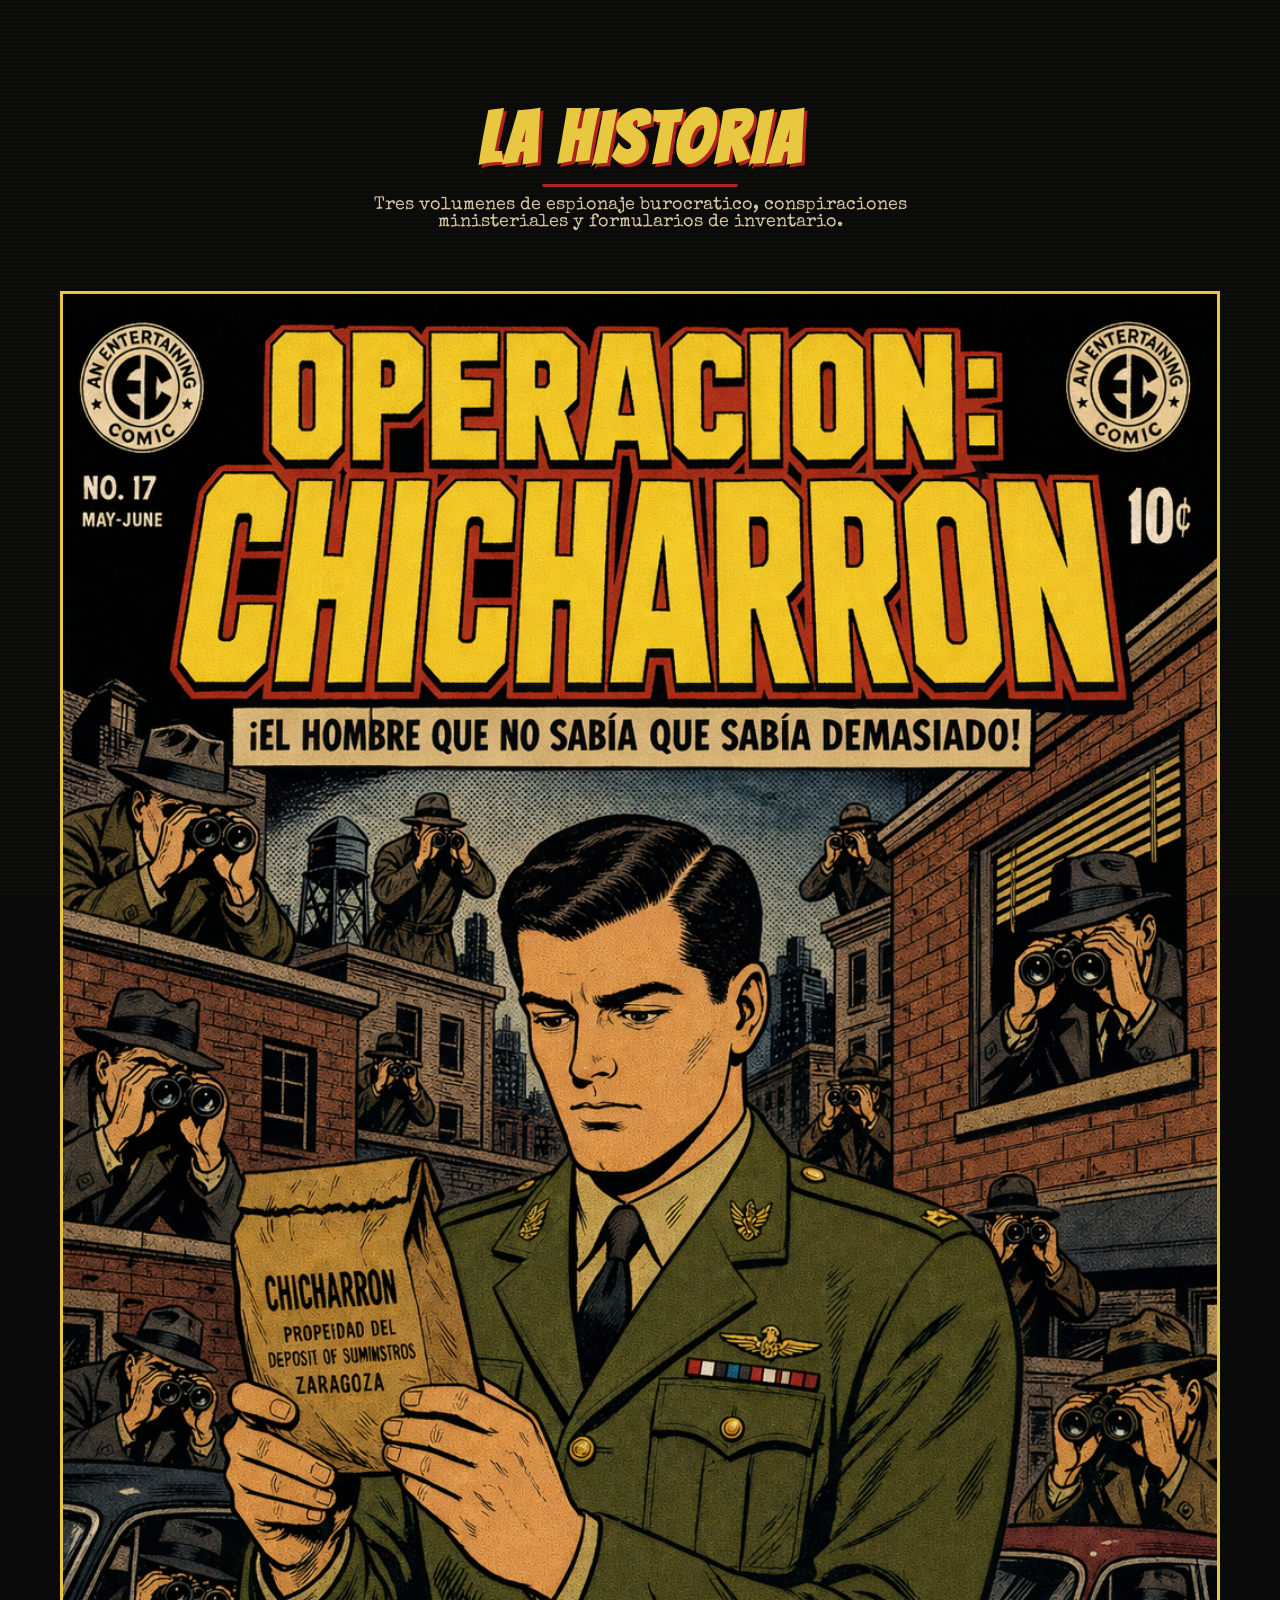
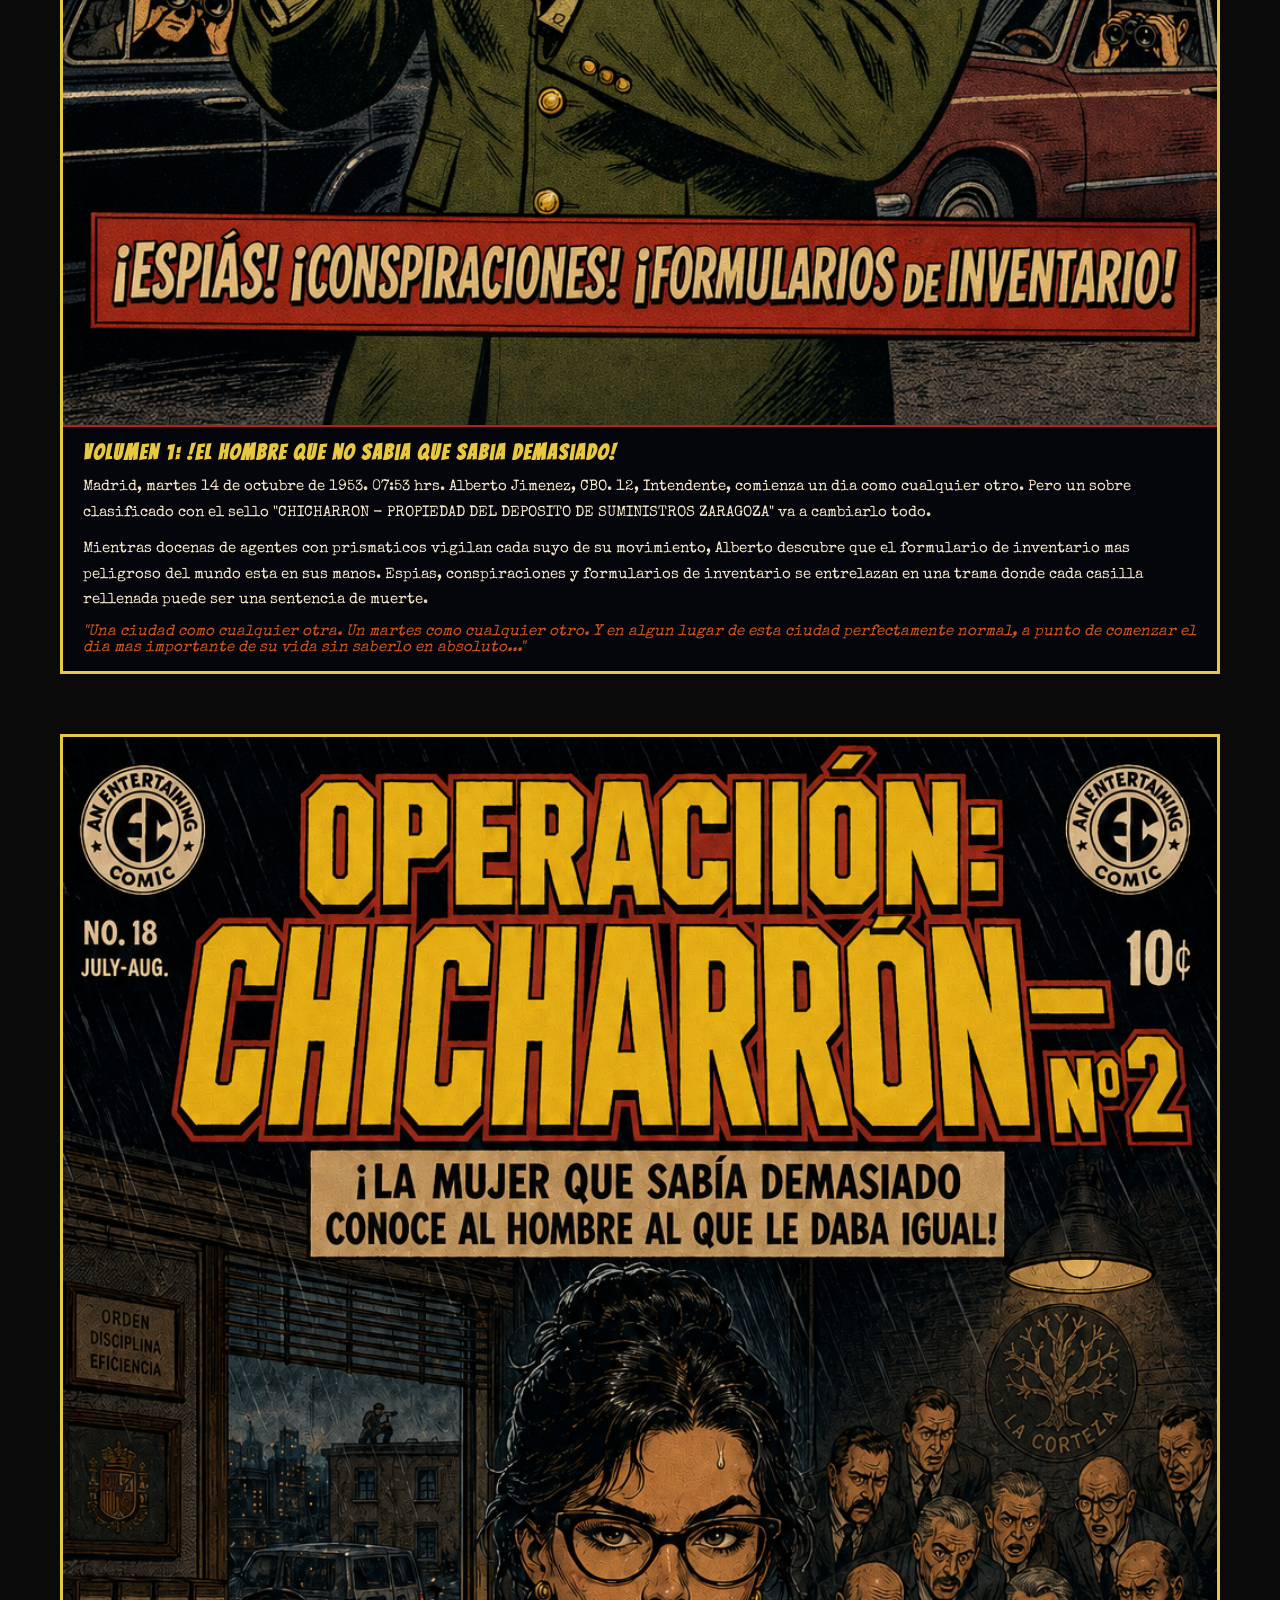
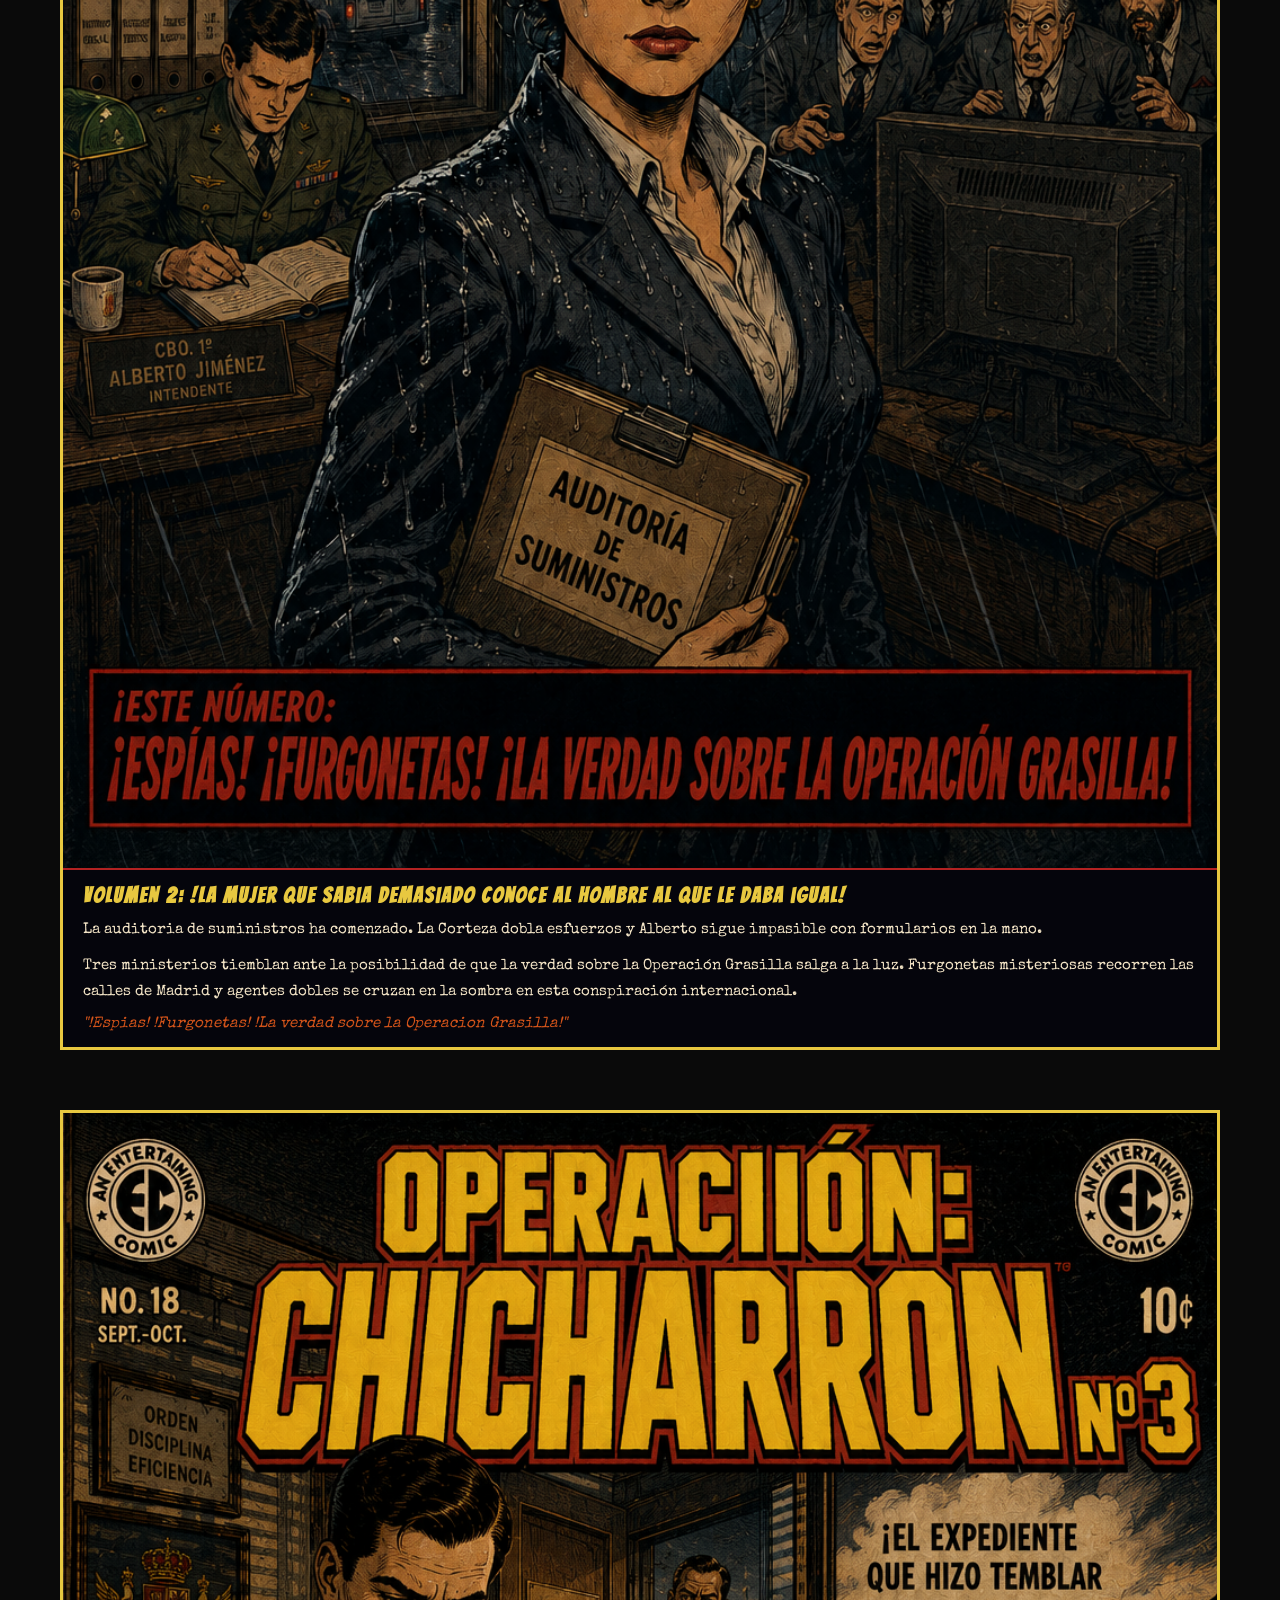
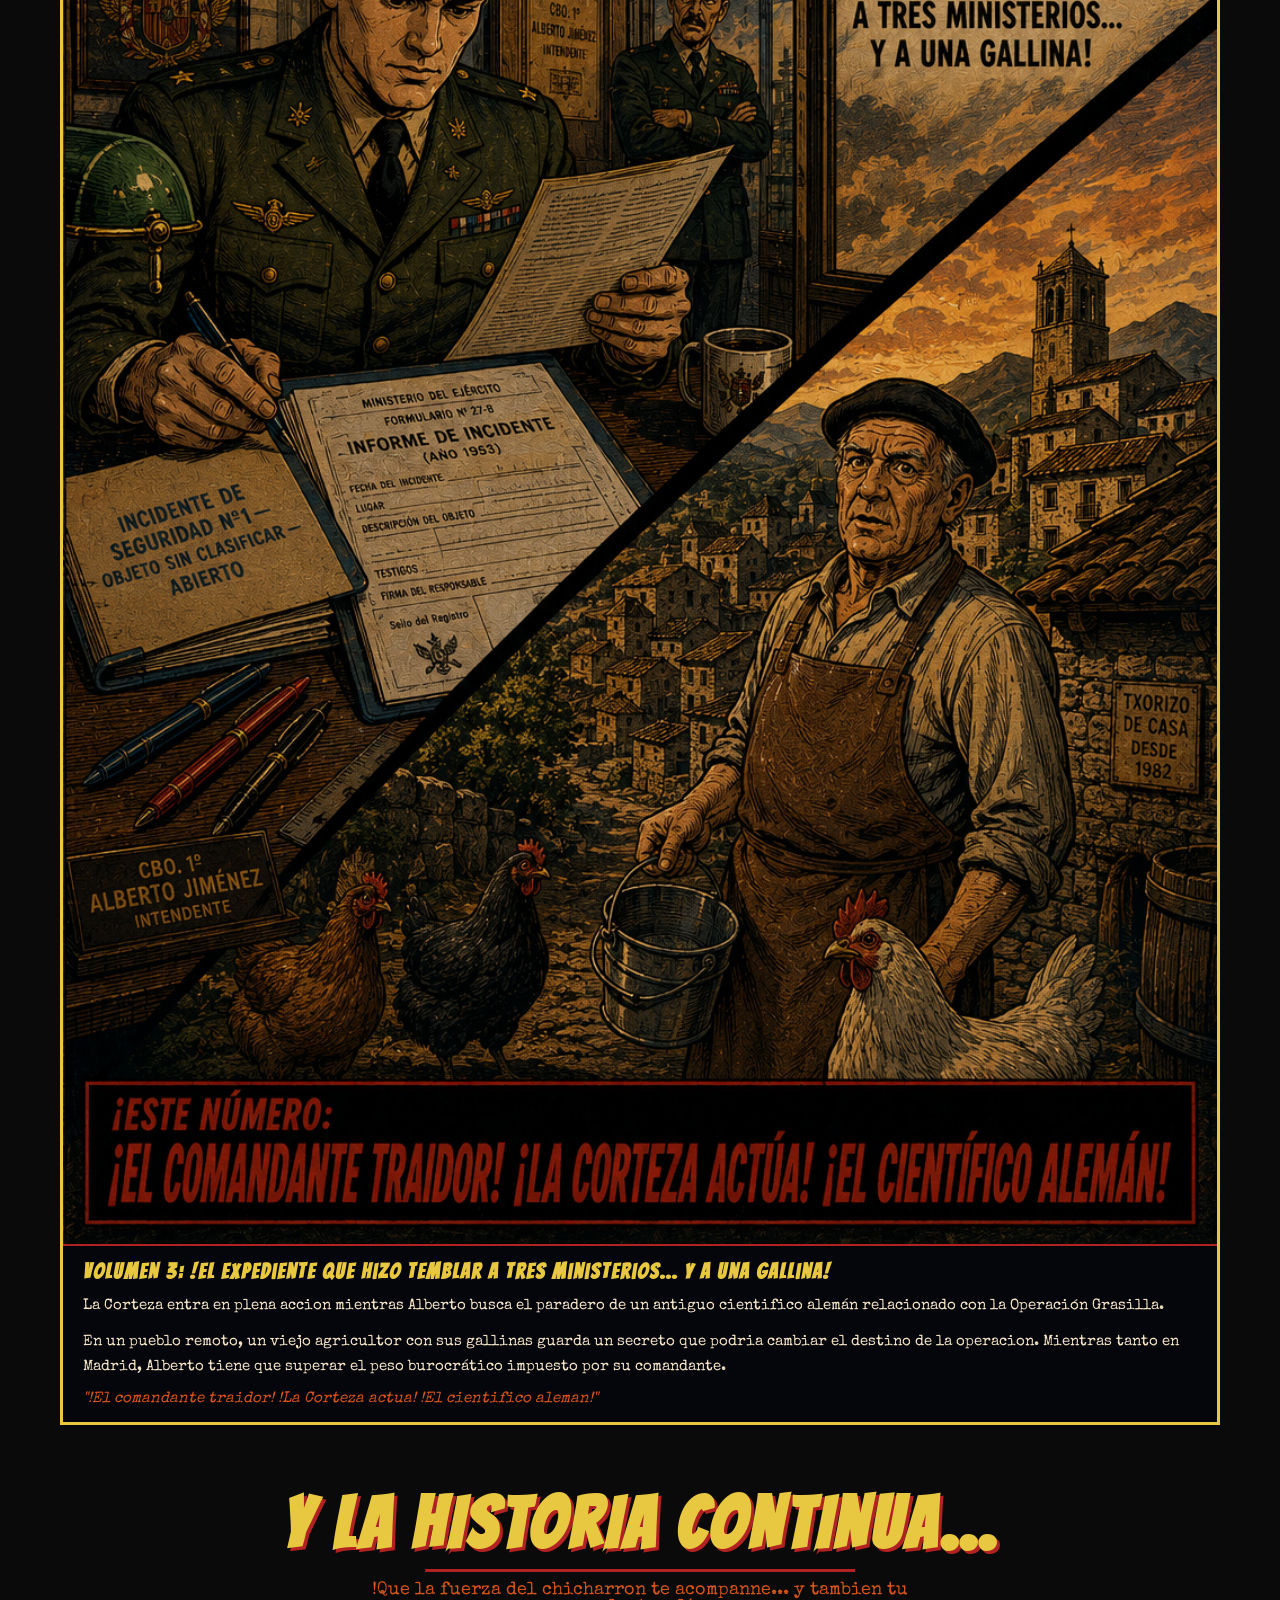
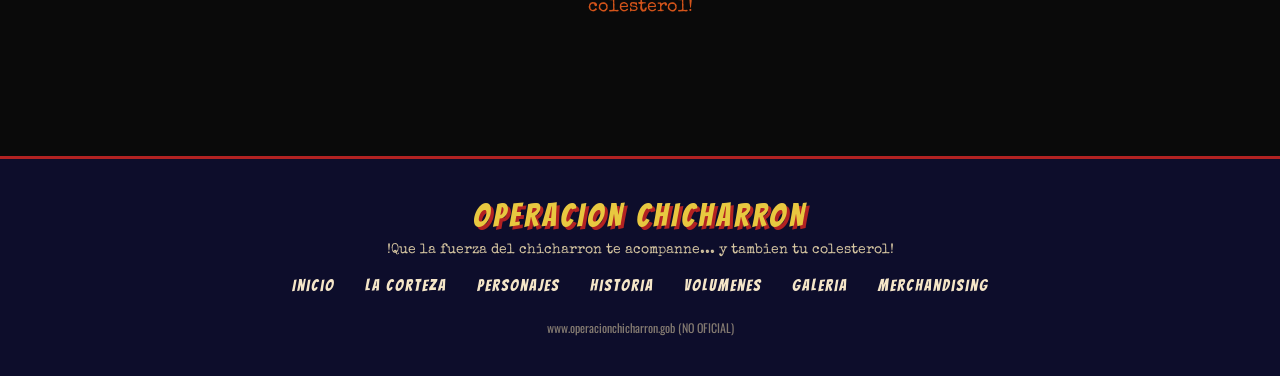
<file: historia.html>
<!DOCTYPE html>
<html lang="es">
<head>
  <meta charset="UTF-8">
  <meta name="viewport" content="width=device-width, initial-scale=1.0">
  <title>Historia - Operacion Chicharron</title>
  <link rel="stylesheet" href="css/styles.css">
  <link rel="stylesheet" href="css/animations.css">
</head>
<body>

  <button class="nav-toggle" aria-label="Menu">
    <span class="bar"></span>
    <span class="bar"></span>
    <span class="bar"></span>
  </button>

  <nav>
    <div class="nav-logo">OPERACION CHICHARRON</div>
    <a href="index.html">Inicio</a>
    <a href="personajes.html">Personajes</a>
    <a href="historia.html">Historia</a>
    <a href="volumenes.html">Volumenes</a>
    <a href="galeria.html">Galeria</a>
    <a href="merchandising.html">Merchandising</a>
  </nav>

  <div class="page-section" style="padding-top: 100px;">
    <div class="section-header reveal">
      <h2>La Historia</h2>
      <p>Tres volumenes de espionaje burocratico, conspiraciones ministeriales y formularios de inventario.</p>
    </div>

    <!-- Volume 1 -->
    <div class="panel-card reveal" style="margin-bottom: 60px;">
      <img src="assets/portada1.png" alt="Portada Volumen 1">
      <div class="panel-caption">
        <strong style="color: var(--amarillo); font-family: 'Bangers', cursive; font-size: 1.3rem; letter-spacing: 2px;">VOLUMEN 1: !El hombre que no sabia que sabia demasiado!</strong>
        <p style="margin-top: 10px; line-height: 1.7;">
          Madrid, martes 14 de octubre de 1953. 07:53 hrs. Alberto Jimenez, CBO. 12, Intendente, comienza un dia como cualquier otro. Pero un sobre clasificado con el sello "CHICHARRON - PROPIEDAD DEL DEPOSITO DE SUMINISTROS ZARAGOZA" va a cambiarlo todo.
        </p>
        <p style="margin-top: 10px; line-height: 1.7;">
          Mientras docenas de agentes con prismaticos vigilan cada suyo de su movimiento, Alberto descubre que el formulario de inventario mas peligroso del mundo esta en sus manos. Espias, conspiraciones y formularios de inventario se entrelazan en una trama donde cada casilla rellenada puede ser una sentencia de muerte.
        </p>
        <p style="margin-top: 10px; color: var(--naranja); font-style: italic;">
          "Una ciudad como cualquier otra. Un martes como cualquier otro. Y en algun lugar de esta ciudad perfectamente normal, a punto de comenzar el dia mas importante de su vida sin saberlo en absoluto..."
        </p>
      </div>
    </div>

    <!-- Volume 2 -->
    <div class="panel-card reveal" style="margin-bottom: 60px;">
      <img src="assets/portada2.png" alt="Portada Volumen 2">
      <div class="panel-caption">
        <strong style="color: var(--amarillo); font-family: 'Bangers', cursive; font-size: 1.3rem; letter-spacing: 2px;">VOLUMEN 2: !La mujer que sabia demasiado conoce al hombre al que le daba igual!</strong>
        <p style="margin-top: 10px; line-height: 1.7;">
          La auditoria de suministros ha comenzado. La Corteza dobla esfuerzos y Alberto sigue impasible con formularios en la mano.
        </p>
        <p style="margin-top: 10px; line-height: 1.7;">
          Tres ministerios tiemblan ante la posibilidad de que la verdad sobre la Operación Grasilla salga a la luz. Furgonetas misteriosas recorren las calles de Madrid y agentes dobles se cruzan en la sombra en esta conspiración internacional.
        </p>
        <p style="margin-top: 10px; color: var(--naranja); font-style: italic;">
          "!Espias! !Furgonetas! !La verdad sobre la Operacion Grasilla!"
        </p>
      </div>
    </div>

    <!-- Volume 3 -->
    <div class="panel-card reveal" style="margin-bottom: 60px;">
      <img src="assets/portada3.png" alt="Portada Volumen 3">
      <div class="panel-caption">
        <strong style="color: var(--amarillo); font-family: 'Bangers', cursive; font-size: 1.3rem; letter-spacing: 2px;">VOLUMEN 3: !El expediente que hizo temblar a tres ministerios... y a una gallina!</strong>
        <p style="margin-top: 10px; line-height: 1.7;">
          La Corteza entra en plena accion mientras Alberto busca el paradero de un antiguo cientifico alemán relacionado con la Operación Grasilla.
        </p>
        <p style="margin-top: 10px; line-height: 1.7;">
          En un pueblo remoto, un viejo agricultor con sus gallinas guarda un secreto que podria cambiar el destino de la operacion. Mientras tanto en Madrid, Alberto tiene que superar el peso burocrático impuesto por su comandante.
        </p>
        <p style="margin-top: 10px; color: var(--naranja); font-style: italic;">
          "!El comandante traidor! !La Corteza actua! !El cientifico aleman!"
        </p>
      </div>
    </div>

    <!-- Cierre -->
    <div class="section-header reveal" style="margin-top: 60px;">
      <h2>Y la historia continua...</h2>
      <p style="color: var(--naranja); font-family: 'Special Elite', cursive; font-size: 1.1rem;">
        !Que la fuerza del chicharron te acompanne... y tambien tu colesterol!
      </p>
    </div>

  </div>

  <footer>
    <div class="footer-logo">OPERACION CHICHARRON</div>
    <div class="footer-tagline">!Que la fuerza del chicharron te acompanne... y tambien tu colesterol!</div>
    <div class="footer-links">
      <a href="index.html">Inicio</a>
      <a href="la-corteza.html">La Corteza</a>
      <a href="personajes.html">Personajes</a>
      <a href="historia.html">Historia</a>
      <a href="volumenes.html">Volumenes</a>
      <a href="galeria.html">Galeria</a>
      <a href="merchandising.html">Merchandising</a>
    </div>
    <div class="footer-copy">www.operacionchicharron.gob (NO OFICIAL)</div>
  </footer>

  <script src="js/main.js"></script>
</body>
</html>
</file>
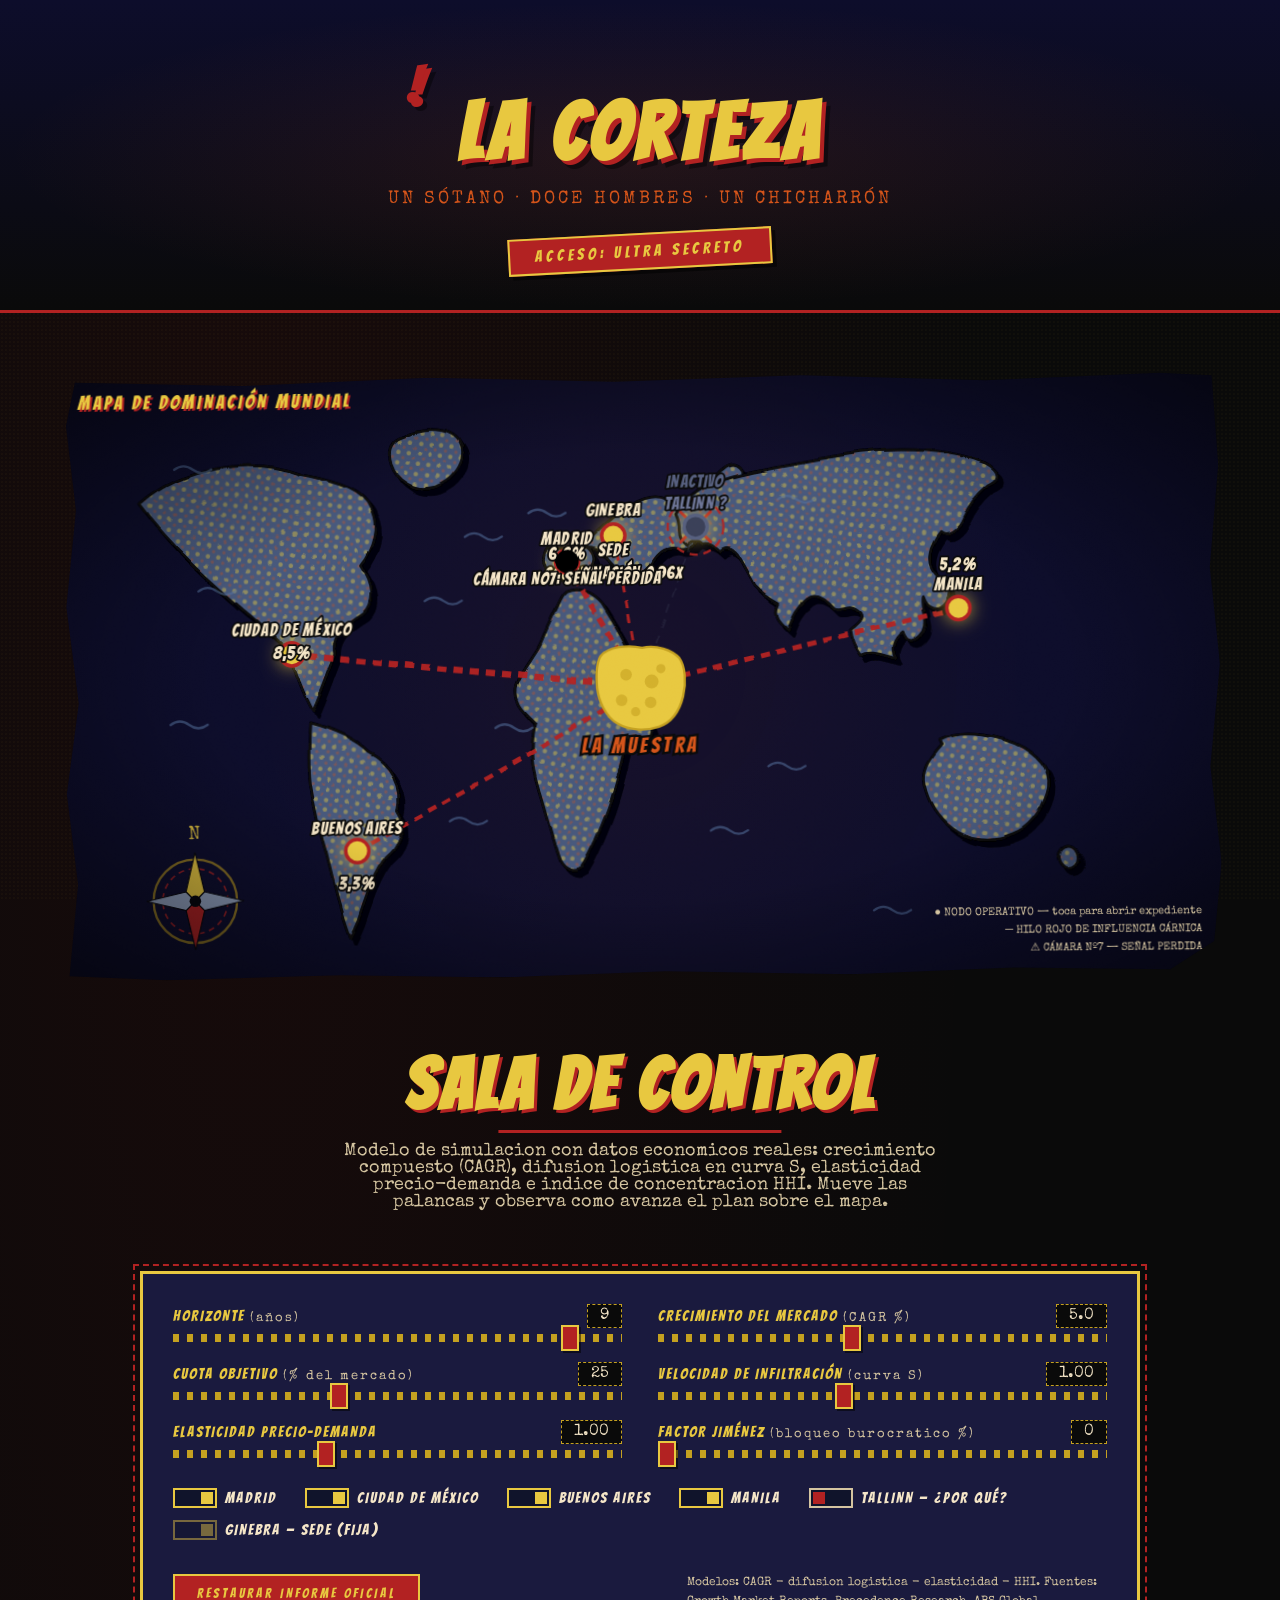
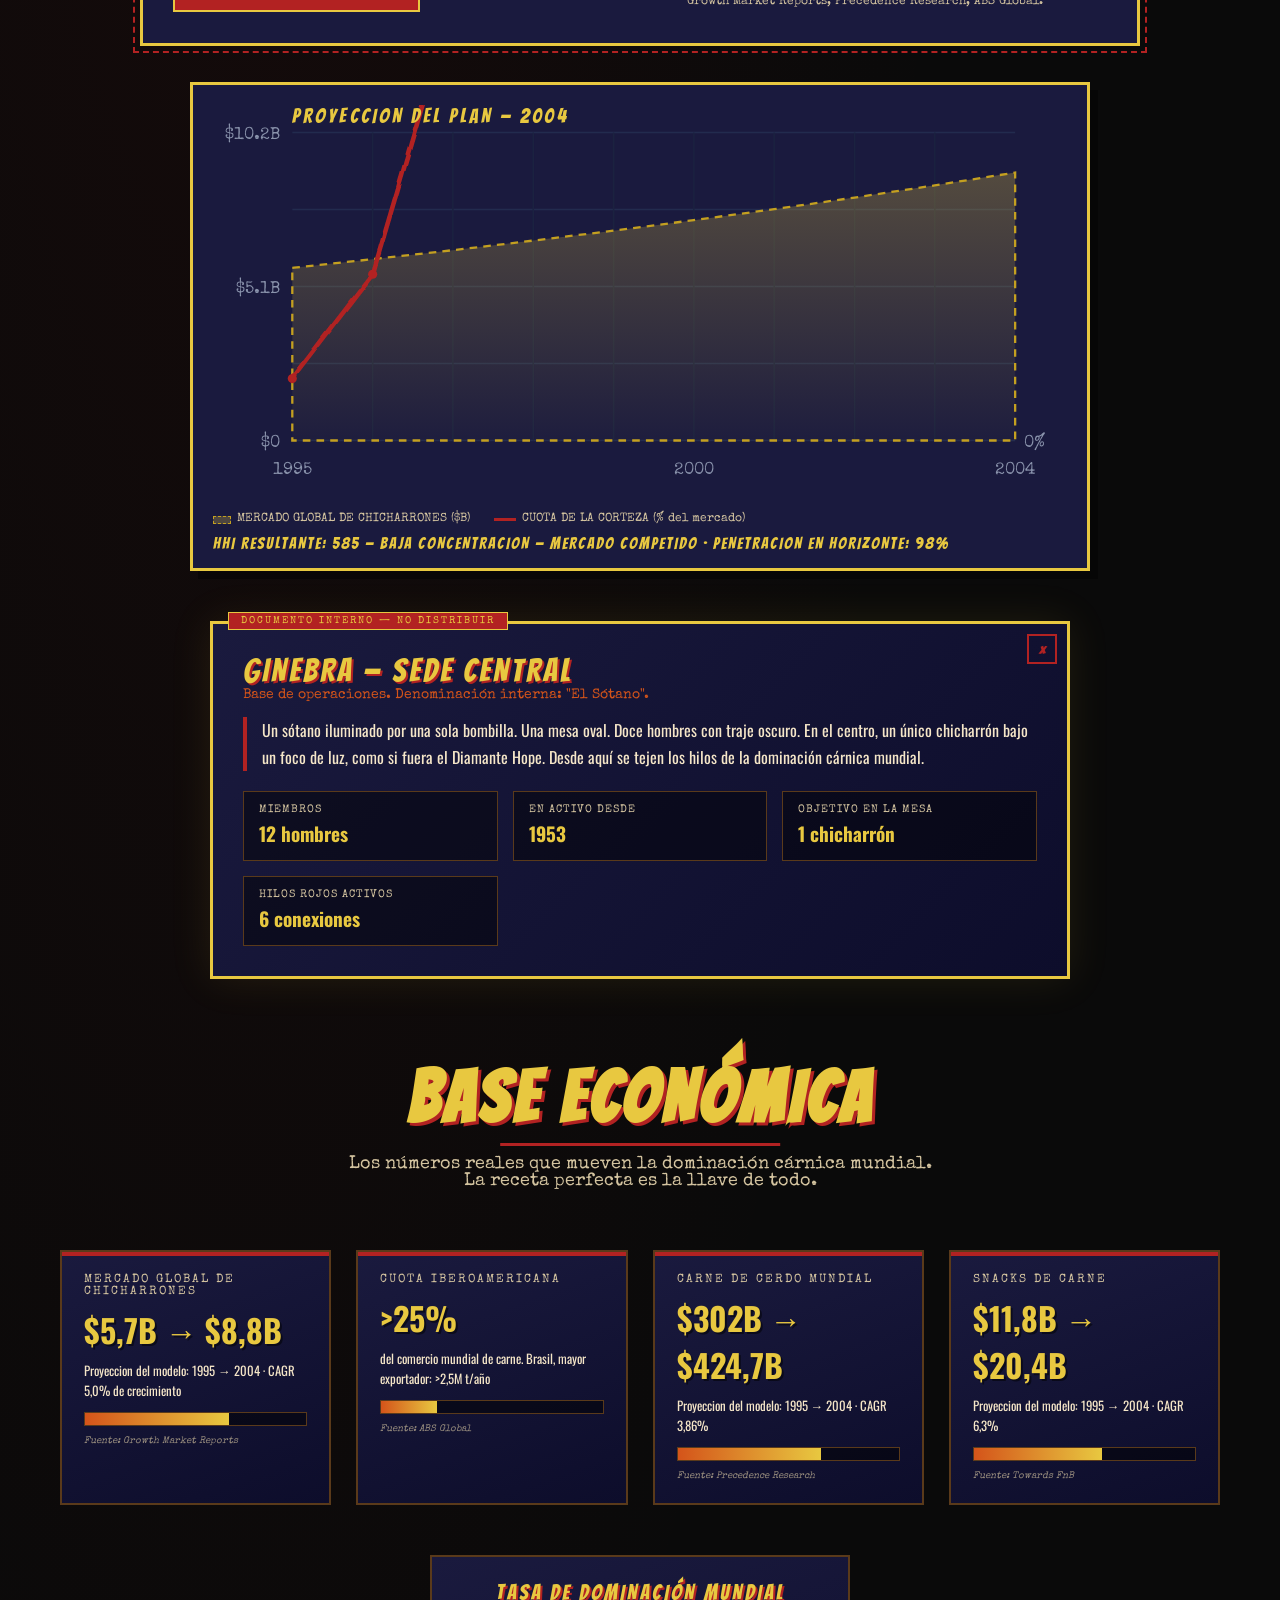
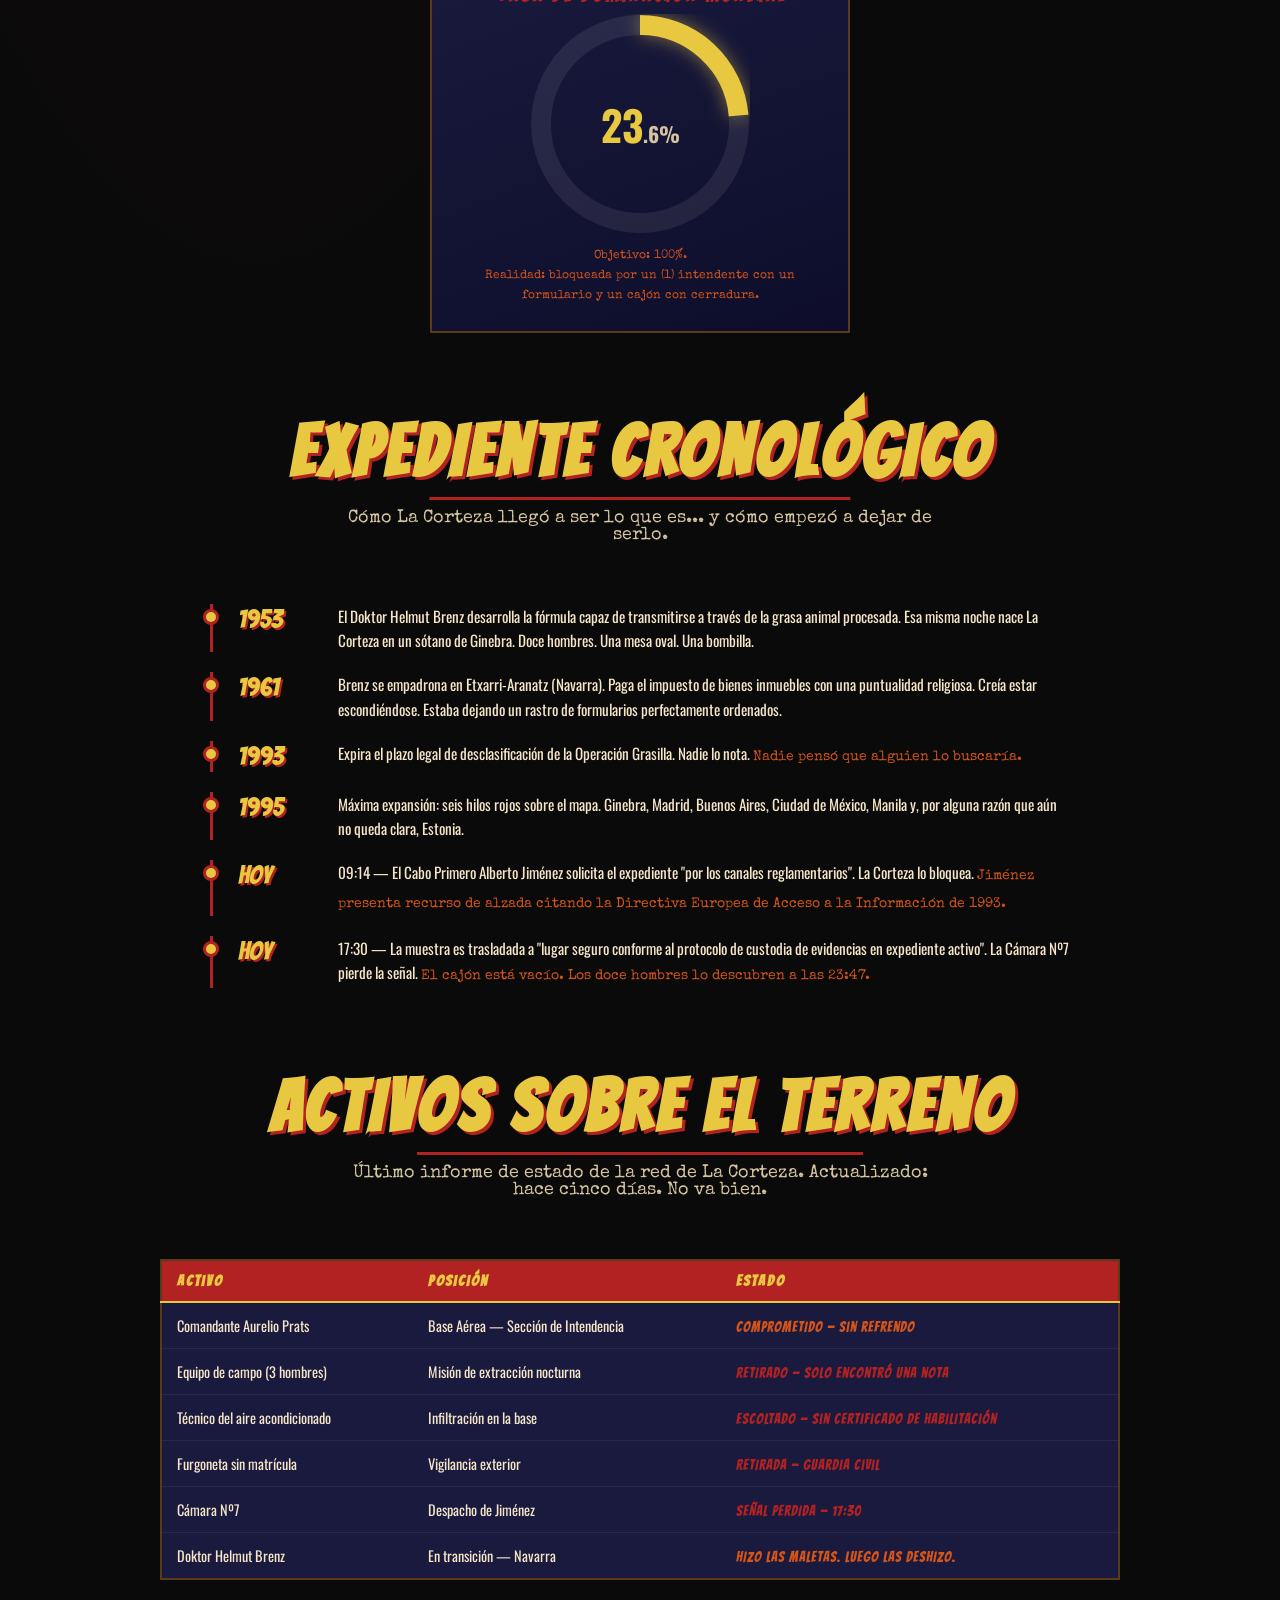
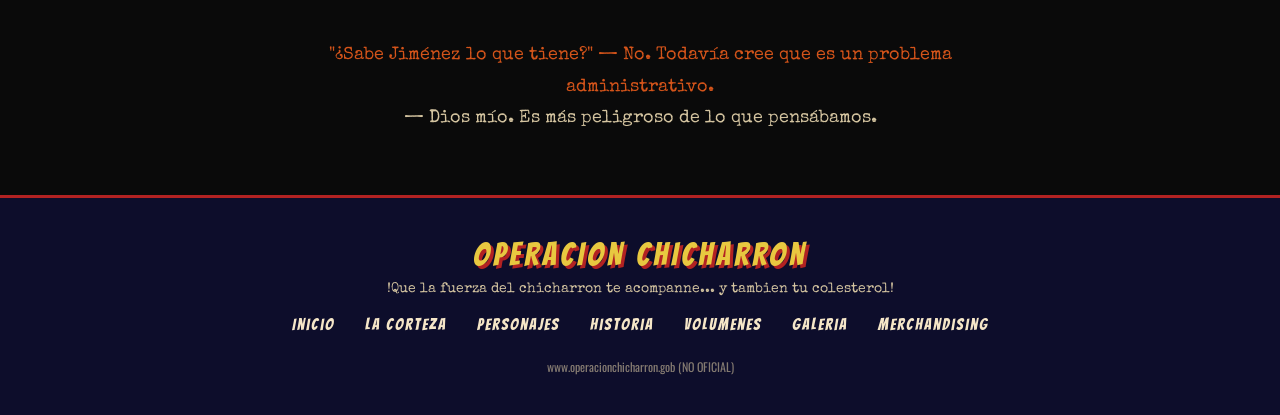
<file: la-corteza.html>
<!DOCTYPE html>
<html lang="es">
<head>
  <meta charset="UTF-8">
  <meta name="viewport" content="width=device-width, initial-scale=1.0">
  <title>La Corteza - Operacion Chicharron</title>
  <link rel="stylesheet" href="css/styles.css">
  <link rel="stylesheet" href="css/animations.css">
  <link rel="stylesheet" href="css/la-corteza.css">
</head>
<body class="corteza-page">

  <button class="nav-toggle" aria-label="Menu">
    <span class="bar"></span>
    <span class="bar"></span>
    <span class="bar"></span>
  </button>

  <nav>
    <div class="nav-logo">OPERACION CHICHARRON</div>
    <a href="index.html">Inicio</a>
    <a href="la-corteza.html">La Corteza</a>
    <a href="personajes.html">Personajes</a>
    <a href="historia.html">Historia</a>
    <a href="volumenes.html">Volumenes</a>
    <a href="galeria.html">Galeria</a>
    <a href="merchandising.html">Merchandising</a>
  </nav>

  <!-- HERO DOSSIER -->
  <header class="corteza-hero">
    <h1>LA CORTEZA</h1>
    <div class="corteza-sub">UN SÓTANO · DOCE HOMBRES · UN CHICHARRÓN</div>
    <span class="corteza-stamp">ACCESO: ULTRA SECRETO</span>
  </header>

  <!-- MAPA MUNDIAL -->
  <div class="map-wrap reveal">
    <div class="map-frame">
      <div class="map-title">MAPA DE DOMINACIÓN MUNDIAL</div>
      <div class="map-legend">
        ● NODO OPERATIVO — toca para abrir expediente<br>
        ─ HILO ROJO DE INFLUENCIA CÁRNICA<br>
        ⚠ CÁMARA Nº7 — SEÑAL PERDIDA
      </div>
      <svg class="map-svg" viewBox="0 0 1000 520" xmlns="http://www.w3.org/2000/svg">
        <defs>
          <filter id="comic-land" x="-15%" y="-15%" width="130%" height="130%">
            <feTurbulence type="fractalNoise" baseFrequency="0.015" numOctaves="3" seed="7" result="noise"/>
            <feDisplacementMap in="SourceGraphic" in2="noise" scale="6" xChannelSelector="R" yChannelSelector="G" result="rough"/>
            <feOffset in="rough" dx="4" dy="5" result="shifted"/>
            <feFlood flood-color="#050509" result="ink"/>
            <feComposite in="ink" in2="shifted" operator="in" result="shadow"/>
            <feMerge>
              <feMergeNode in="shadow"/>
              <feMergeNode in="rough"/>
            </feMerge>
          </filter>
          <filter id="rough-thread" x="-15%" y="-15%" width="130%" height="130%">
            <feTurbulence type="fractalNoise" baseFrequency="0.035 0.06" numOctaves="2" seed="13" result="noise"/>
            <feDisplacementMap in="SourceGraphic" in2="noise" scale="3" xChannelSelector="R" yChannelSelector="G"/>
          </filter>
          <filter id="grain" x="0" y="0" width="100%" height="100%">
            <feTurbulence type="fractalNoise" baseFrequency="0.85" numOctaves="2" seed="5" stitchTiles="stitch" result="n"/>
            <feColorMatrix in="n" type="matrix" values="0 0 0 0 0.88  0 0 0 0 0.78  0 0 0 0 0.55  0 0 0 0.05 0"/>
          </filter>
          <pattern id="halftone" width="9" height="9" patternUnits="userSpaceOnUse" patternTransform="rotate(7)">
            <rect width="9" height="9" fill="#46587C"/>
            <circle cx="2.2" cy="2.2" r="1.9" fill="#E8C840" opacity="0.45"/>
            <circle cx="6.6" cy="6.6" r="1.5" fill="#D4541A" opacity="0.35"/>
          </pattern>
        </defs>

        <!-- Continentes dibujados a tinta -->
        <g class="continent-layer">
        <path class="continent" d="M 70,110 C 110,75 170,70 210,85 C 245,92 265,100 270,115 C 278,130 272,150 260,165 C 270,180 272,195 262,205 C 245,215 235,225 238,240 C 230,260 225,275 218,290 C 208,272 202,252 196,234 C 184,226 172,212 158,201 C 132,178 98,148 70,110 Z"/>
        <path class="continent" d="M 215,300 C 235,305 255,315 265,325 C 285,335 295,355 290,375 C 300,390 292,405 280,415 C 268,430 262,450 255,470 C 251,479 249,483 248,485 C 238,458 234,436 228,412 C 222,392 218,372 215,352 C 213,332 214,316 215,300 Z"/>
        <path class="continent" d="M 298,52 C 322,42 344,48 348,62 C 352,76 340,92 324,97 C 308,101 292,92 287,76 C 283,62 288,55 298,52 Z"/>
        <path class="continent" d="M 420,150 C 412,162 420,172 432,174 C 445,178 455,172 460,165 C 465,158 460,150 452,147 C 465,135 480,120 495,112 C 506,106 516,104 524,108 C 532,112 538,118 541,126 C 546,118 553,108 560,98 C 568,86 580,74 588,82 C 594,88 590,98 584,106 C 578,115 574,123 578,130 C 586,138 592,148 578,150 C 566,152 560,145 550,146 C 545,150 540,154 534,152 C 524,149 517,155 512,163 C 506,172 496,176 488,172 C 482,168 476,162 471,155 C 466,150 459,148 452,149 C 440,150 430,152 420,150 Z"/>
        <path class="continent" d="M 438,188 C 448,184 460,188 468,198 C 478,214 488,230 494,246 C 498,258 503,272 498,288 C 506,298 514,304 508,314 C 502,324 492,324 488,316 C 484,334 478,360 470,380 C 462,400 455,416 448,426 C 440,432 431,426 428,416 C 423,400 418,380 412,360 C 406,340 403,320 409,300 C 398,290 390,281 394,268 C 399,254 409,244 414,234 C 419,222 425,210 430,200 C 433,193 435,190 438,188 Z"/>
        <path class="continent" d="M 532,122 C 542,106 558,96 580,90 C 610,82 650,76 692,70 C 730,66 770,68 800,80 C 815,88 812,96 802,100 C 790,110 785,118 780,128 C 776,138 766,144 761,139 C 752,150 747,164 757,176 C 766,182 771,191 764,201 C 757,211 747,206 744,196 C 742,206 749,216 744,226 C 737,236 730,236 727,226 C 720,231 715,240 721,249 C 711,247 700,241 690,246 C 685,239 682,231 681,223 C 690,216 695,211 687,206 C 680,201 675,208 668,205 C 660,196 652,191 645,196 C 638,201 632,210 628,222 C 621,216 615,210 620,200 C 612,196 605,190 600,185 C 595,176 590,166 585,158 C 580,152 575,150 570,155 C 566,151 560,146 555,148 C 550,143 545,145 541,149 C 537,146 535,141 535,136 C 535,130 534,126 532,122 Z"/>
        <path class="continent" d="M 758,318 C 778,308 810,314 830,325 C 846,335 856,348 850,366 C 845,381 835,396 820,401 C 800,409 780,405 768,395 C 755,385 748,372 745,358 C 742,345 748,335 760,322 Z"/>
        <path class="continent" d="M 862,414 C 867,409 874,411 876,419 C 878,427 871,432 865,430 C 860,427 858,419 862,414 Z"/>
        </g>

        <!-- Hilos rojos garabateados -->
        <g class="thread-layer">
        <path class="red-thread" id="thread-ginebra" d="M 478,140 C 486,180 493,220 500,270"/>
        <path class="red-thread" id="thread-madrid" d="M 438,162 C 458,200 478,235 500,270"/>
        <path class="red-thread" id="thread-cdmx" d="M 200,240 C 290,250 400,260 500,270"/>
        <path class="red-thread" id="thread-buenosaires" d="M 255,410 C 330,370 420,320 500,270"/>
        <path class="red-thread" id="thread-manila" d="M 775,205 C 690,225 600,245 500,270"/>
        <path class="red-thread" id="thread-estonia" d="M 549,133 C 535,175 518,225 500,270"/>
        </g>

        <!-- Chicharrón central -->
        <g transform="translate(500,270)">
          <g class="chicharron-central">
            <path d="M -34,-26 C -28,-34 -10,-36 2,-33 C 14,-36 28,-31 34,-24 C 39,-17 40,-3 37,9 C 34,21 28,31 16,35 C 4,39 -10,38 -20,32 C -30,26 -36,12 -37,1 C -38,-11 -37,-21 -34,-26 Z" fill="#E8C840" stroke="#C4A020" stroke-width="2"/>
            <circle cx="-12" cy="-10" r="5" fill="#C4A020" opacity="0.6"/>
            <circle cx="10" cy="-4" r="6" fill="#C4A020" opacity="0.6"/>
            <circle cx="-16" cy="12" r="5" fill="#C4A020" opacity="0.6"/>
            <circle cx="9" cy="14" r="5" fill="#C4A020" opacity="0.6"/>
            <circle cx="18" cy="-15" r="4" fill="#C4A020" opacity="0.6"/>
            <circle cx="-4" cy="22" r="4" fill="#C4A020" opacity="0.6"/>
            <ellipse class="chicharron-glint" cx="-14" cy="-18" rx="10" ry="6" transform="rotate(-30 -14 -18)"/>
          </g>
          <circle class="chicharron-glint" cx="-42" cy="-30" r="3" style="animation-delay: 0.8s;"/>
          <circle class="chicharron-glint" cx="40" cy="-22" r="2.5" style="animation-delay: 1.4s;"/>
          <circle class="chicharron-glint" cx="36" cy="30" r="3" style="animation-delay: 2s;"/>
          <text x="0" y="58" text-anchor="middle" font-family="Bangers, cursive" font-size="18" fill="#D4541A" letter-spacing="3" paint-order="stroke" stroke="#0A0A0A" stroke-width="4">LA MUESTRA</text>
        </g>

        <!-- NODOS -->
        <g class="city-node" data-city="ginebra">
          <circle class="pulse-ring" cx="478" cy="140" r="10"/>
          <circle class="city-circle" cx="478" cy="140" r="10"/>
          <text x="478" y="123" text-anchor="middle">GINEBRA</text>
          <text x="478" y="158" text-anchor="middle" font-size="11" fill="#C4A020">SEDE</text>
          <text class="node-share" data-city="ginebra" x="478" y="178" text-anchor="middle">COORDINACIÓN 0,96x</text>
        </g>

        <g class="city-node" data-city="madrid">
          <circle class="pulse-ring" cx="438" cy="162" r="10"/>
          <circle class="city-circle" cx="438" cy="162" r="10"/>
          <text x="438" y="147" text-anchor="middle">MADRID</text>
          <text class="node-share" data-city="madrid" x="438" y="160" text-anchor="middle">0,0%</text>
          <circle class="lost-blink" cx="438" cy="162" r="10"/>
          <text x="438" y="182" text-anchor="middle" font-size="11" fill="#B22222" paint-order="stroke" stroke="#0A0A0A" stroke-width="3">CÁMARA Nº7: SEÑAL PERDIDA</text>
        </g>

        <g class="city-node" data-city="cdmx">
          <circle class="pulse-ring" cx="200" cy="240" r="10"/>
          <circle class="city-circle" cx="200" cy="240" r="10"/>
          <text x="200" y="224" text-anchor="middle">CIUDAD DE MÉXICO</text>
          <text class="node-share" data-city="cdmx" x="200" y="244" text-anchor="middle">0,0%</text>
        </g>

        <g class="city-node" data-city="buenosaires">
          <circle class="pulse-ring" cx="255" cy="410" r="10"/>
          <circle class="city-circle" cx="255" cy="410" r="10"/>
          <text x="255" y="396" text-anchor="middle">BUENOS AIRES</text>
          <text class="node-share" data-city="buenosaires" x="255" y="443" text-anchor="middle">0,0%</text>
        </g>

        <g class="city-node" data-city="manila">
          <circle class="pulse-ring" cx="775" cy="205" r="10"/>
          <circle class="city-circle" cx="775" cy="205" r="10"/>
          <text x="775" y="190" text-anchor="middle">MANILA</text>
          <text class="node-share" data-city="manila" x="775" y="172" text-anchor="middle">0,0%</text>
        </g>

        <g class="mystery-ring">
          <circle cx="549" cy="133" r="24" fill="none"/>
          <line x1="536" y1="120" x2="562" y2="146"/>
          <line x1="562" y1="120" x2="536" y2="146"/>
        </g>

        <g class="city-node signal-lost" data-city="estonia">
          <circle class="lost-blink" cx="549" cy="133" r="10"/>
          <circle class="city-circle" cx="549" cy="133" r="10"/>
          <text x="549" y="118" text-anchor="middle">TALLINN ?</text>
          <text class="node-share" data-city="estonia" x="549" y="99" text-anchor="middle">¿?</text>
        </g>

        <!-- Marcas de cartógrafo -->
        <g class="sea-waves" fill="none">
          <path d="M 350,140 q 8,-6 16,0 q 8,6 16,0"/>
          <path d="M 315,195 q 8,-6 16,0 q 8,6 16,0"/>
          <path d="M 375,305 q 8,-6 16,0 q 8,6 16,0"/>
          <path d="M 335,385 q 8,-6 16,0 q 8,6 16,0"/>
          <path d="M 100,80 q 8,-6 16,0 q 8,6 16,0"/>
          <path d="M 120,185 q 8,-6 16,0 q 8,6 16,0"/>
          <path d="M 95,300 q 8,-6 16,0 q 8,6 16,0"/>
          <path d="M 405,120 q 8,-6 16,0 q 8,6 16,0"/>
          <path d="M 610,340 q 8,-6 16,0 q 8,6 16,0"/>
          <path d="M 560,395 q 8,-6 16,0 q 8,6 16,0"/>
          <path d="M 700,465 q 8,-6 16,0 q 8,6 16,0"/>
          <path d="M 620,110 q 8,-6 16,0 q 8,6 16,0"/>
        </g>

        <g class="compass-rose" transform="translate(115,452)">
          <circle cx="0" cy="0" r="36" fill="none" class="compass-ring"/>
          <circle cx="0" cy="0" r="28" fill="none" class="compass-ring-dash"/>
          <path d="M0,-42 L8,-8 L0,0 L-8,-8 Z" class="compass-n"/>
          <path d="M0,42 L8,8 L0,0 L-8,8 Z" class="compass-s"/>
          <path d="M42,0 L8,-8 L0,0 L8,8 Z" class="compass-e"/>
          <path d="M-42,0 L-8,-8 L0,0 L-8,8 Z" class="compass-w"/>
          <circle cx="0" cy="0" r="5" fill="#07070B"/>
          <text x="0" y="-54" text-anchor="middle" class="compass-n-label">N</text>
        </g>

        <rect class="grain-layer" width="1000" height="520" filter="url(#grain)"/>
      </svg>
    </div>
  </div>

  <!-- SALA DE CONTROL -->
  <section class="page-section sim-section">
    <div class="section-header reveal">
      <h2>Sala de Control</h2>
      <p>Modelo de simulacion con datos economicos reales: crecimiento compuesto (CAGR), difusion logistica en curva S, elasticidad precio-demanda e indice de concentracion HHI. Mueve las palancas y observa como avanza el plan sobre el mapa.</p>
    </div>

    <div class="sim-controls reveal" id="sim-controls">
      <div class="sim-panel">
        <label class="sim-slider">
          <span class="sim-label">HORIZONTE <em>(años)</em></span>
          <output id="out-horizon">9</output>
          <input type="range" id="sim-horizon" min="0" max="10" step="1" value="9">
        </label>
        <label class="sim-slider">
          <span class="sim-label">CRECIMIENTO DEL MERCADO <em>(CAGR %)</em></span>
          <output id="out-growth">5.0</output>
          <input type="range" id="sim-growth" min="2.0" max="9.0" step="0.1" value="5.0">
        </label>
        <label class="sim-slider">
          <span class="sim-label">CUOTA OBJETIVO <em>(% del mercado)</em></span>
          <output id="out-target">25</output>
          <input type="range" id="sim-target" min="5" max="60" step="1" value="25">
        </label>
        <label class="sim-slider">
          <span class="sim-label">VELOCIDAD DE INFILTRACIÓN <em>(curva S)</em></span>
          <output id="out-vel">1.00</output>
          <input type="range" id="sim-vel" min="0.30" max="2.00" step="0.05" value="1.00">
        </label>
        <label class="sim-slider">
          <span class="sim-label">ELASTICIDAD PRECIO-DEMANDA</span>
          <output id="out-elast">1.00</output>
          <input type="range" id="sim-elast" min="0.50" max="2.00" step="0.05" value="1.00">
        </label>
        <label class="sim-slider">
          <span class="sim-label">FACTOR JIMÉNEZ <em>(bloqueo burocratico %)</em></span>
          <output id="out-jimenez">0</output>
          <input type="range" id="sim-jimenez" min="0" max="100" step="1" value="0">
        </label>

        <div class="sim-toggles">
          <span class="sim-toggle"><input type="checkbox" id="nodo-madrid" checked><label for="nodo-madrid" class="lever"></label>MADRID</span>
          <span class="sim-toggle"><input type="checkbox" id="nodo-cdmx" checked><label for="nodo-cdmx" class="lever"></label>CIUDAD DE MÉXICO</span>
          <span class="sim-toggle"><input type="checkbox" id="nodo-buenosaires" checked><label for="nodo-buenosaires" class="lever"></label>BUENOS AIRES</span>
          <span class="sim-toggle"><input type="checkbox" id="nodo-manila" checked><label for="nodo-manila" class="lever"></label>MANILA</span>
          <span class="sim-toggle"><input type="checkbox" id="nodo-estonia"><label for="nodo-estonia" class="lever"></label>TALLINN — ¿POR QUÉ?</span>
          <span class="sim-toggle"><input type="checkbox" id="nodo-ginebra" checked disabled><span class="lever"></span>GINEBRA — SEDE (FIJA)</span>
        </div>

        <div class="sim-actions">
          <button type="button" class="sim-reset" id="sim-reset">RESTAURAR INFORME OFICIAL</button>
          <span class="sim-note">Modelos: CAGR - difusion logistica - elasticidad - HHI. Fuentes: Growth Market Reports, Precedence Research, ABS Global.</span>
        </div>
      </div>
    </div>

    <div class="sim-chart-wrap reveal">
      <svg id="sim-chart" viewBox="0 0 560 260" aria-label="Proyeccion del plan de La Corteza"></svg>
      <div class="sim-chart-legend">
        <span class="lg-market">MERCADO GLOBAL DE CHICHARRONES ($B)</span>
        <span class="lg-share">CUOTA DE LA CORTEZA (% del mercado)</span>
      </div>
      <div class="sim-hhi" id="sim-hhi"></div>
    </div>
  </section>

  <!-- PANEL DE CIUDAD -->
  <div class="city-panel reveal" id="city-panel">
    <div class="panel-body">
      <button class="panel-close" aria-label="Cerrar">&times;</button>
      <div class="panel-city"></div>
      <div class="panel-role"></div>
      <div class="panel-blurb"></div>
      <div class="panel-data"></div>
    </div>
  </div>

  <!-- KPIS ECONÓMICOS -->
  <div class="section-header reveal" style="margin-top: 80px;">
    <h2>Base Económica</h2>
    <p>Los números reales que mueven la dominación cárnica mundial. La receta perfecta es la llave de todo.</p>
  </div>

  <div class="kpi-grid">
    <div class="kpi-card reveal">
      <div class="kpi-label">Mercado global de chicharrones</div>
      <div class="kpi-value" id="kpi-market-val">$5,7B → $8,8B</div>
      <div class="kpi-sub" id="kpi-market-sub">1995 → 2004 · CAGR 5,2% · Norteamérica lidera (~36%)</div>
      <div class="kpi-bar"><div class="kpi-fill" id="kpi-market-bar" data-value="65"></div></div>
      <div class="kpi-source">Fuente: Growth Market Reports</div>
    </div>

    <div class="kpi-card reveal">
      <div class="kpi-label">Cuota iberoamericana</div>
      <div class="kpi-value" id="kpi-ib-val">&gt;25%</div>
      <div class="kpi-sub" id="kpi-ib-sub">del comercio mundial de carne. Brasil, mayor exportador: &gt;2,5M t/año</div>
      <div class="kpi-bar"><div class="kpi-fill" id="kpi-ib-bar" data-value="25"></div></div>
      <div class="kpi-source">Fuente: ABS Global</div>
    </div>

    <div class="kpi-card reveal">
      <div class="kpi-label">Carne de cerdo mundial</div>
      <div class="kpi-value" id="kpi-cerdo-val">$302B → $441B</div>
      <div class="kpi-sub" id="kpi-cerdo-sub">1995 → 2004 · CAGR 3,86% · materia prima de la dominación</div>
      <div class="kpi-bar"><div class="kpi-fill" id="kpi-cerdo-bar" data-value="68"></div></div>
      <div class="kpi-source">Fuente: Precedence Research</div>
    </div>

    <div class="kpi-card reveal">
      <div class="kpi-label">Snacks de carne</div>
      <div class="kpi-value" id="kpi-snack-val">$11,8B → $20,5B</div>
      <div class="kpi-sub" id="kpi-snack-sub">1995 → 2004 · CAGR 6,3% · el chicharrón embolsado, vehículo perfecto</div>
      <div class="kpi-bar"><div class="kpi-fill" id="kpi-snack-bar" data-value="58"></div></div>
      <div class="kpi-source">Fuente: Towards FnB</div>
    </div>
  </div>

  <!-- GAUGE -->
  <div class="gauge-wrap reveal">
    <div class="gauge-card">
      <div class="gauge-label">TASA DE DOMINACIÓN MUNDIAL</div>
      <div class="gauge-circle">
        <svg viewBox="0 0 200 200">
          <circle class="gauge-bg" cx="100" cy="100" r="90"/>
          <circle class="gauge-fill" cx="100" cy="100" r="90"/>
        </svg>
        <div class="gauge-num">0<span class="pct">.0%</span></div>
      </div>
      <div class="gauge-note">
        Objetivo: 100%.<br>
        Realidad: bloqueada por un (1) intendente con un formulario y un cajón con cerradura.
      </div>
    </div>
  </div>

  <!-- TIMELINE -->
  <div class="section-header reveal" style="margin-top: 80px;">
    <h2>Expediente Cronológico</h2>
    <p>Cómo La Corteza llegó a ser lo que es... y cómo empezó a dejar de serlo.</p>
  </div>

  <div class="corteza-timeline">
    <div class="tl-row reveal">
      <div class="tl-year">1953</div>
      <div class="tl-text">El Doktor Helmut Brenz desarrolla la fórmula capaz de transmitirse a través de la grasa animal procesada. Esa misma noche nace La Corteza en un sótano de Ginebra. Doce hombres. Una mesa oval. Una bombilla.</div>
    </div>
    <div class="tl-row reveal">
      <div class="tl-year">1961</div>
      <div class="tl-text">Brenz se empadrona en Etxarri-Aranatz (Navarra). Paga el impuesto de bienes inmuebles con una puntualidad religiosa. Creía estar escondiéndose. Estaba dejando un rastro de formularios perfectamente ordenados.</div>
    </div>
    <div class="tl-row reveal">
      <div class="tl-year">1993</div>
      <div class="tl-text">Expira el plazo legal de desclasificación de la Operación Grasilla. Nadie lo nota. <em>Nadie pensó que alguien lo buscaría.</em></div>
    </div>
    <div class="tl-row reveal">
      <div class="tl-year">1995</div>
      <div class="tl-text">Máxima expansión: seis hilos rojos sobre el mapa. Ginebra, Madrid, Buenos Aires, Ciudad de México, Manila y, por alguna razón que aún no queda clara, Estonia.</div>
    </div>
    <div class="tl-row reveal">
      <div class="tl-year">HOY</div>
      <div class="tl-text">09:14 — El Cabo Primero Alberto Jiménez solicita el expediente "por los canales reglamentarios". La Corteza lo bloquea. <em>Jiménez presenta recurso de alzada citando la Directiva Europea de Acceso a la Información de 1993.</em></div>
    </div>
    <div class="tl-row reveal">
      <div class="tl-year">HOY</div>
      <div class="tl-text">17:30 — La muestra es trasladada a "lugar seguro conforme al protocolo de custodia de evidencias en expediente activo". La Cámara Nº7 pierde la señal. <em>El cajón está vacío. Los doce hombres lo descubren a las 23:47.</em></div>
    </div>
  </div>

  <!-- ACTIVOS -->
  <div class="section-header reveal" style="margin-top: 80px;">
    <h2>Activos Sobre el Terreno</h2>
    <p>Último informe de estado de la red de La Corteza. Actualizado: hace cinco días. No va bien.</p>
  </div>

  <div class="assets-table-wrap reveal">
    <table class="assets-table">
      <thead>
        <tr>
          <th>Activo</th>
          <th>Posición</th>
          <th>Estado</th>
        </tr>
      </thead>
      <tbody>
        <tr>
          <td>Comandante Aurelio Prats</td>
          <td>Base Aérea — Sección de Intendencia</td>
          <td><span class="status-warn">COMPROMETIDO — sin refrendo</span></td>
        </tr>
        <tr>
          <td>Equipo de campo (3 hombres)</td>
          <td>Misión de extracción nocturna</td>
          <td><span class="status-fail">RETIRADO — solo encontró una nota</span></td>
        </tr>
        <tr>
          <td>Técnico del aire acondicionado</td>
          <td>Infiltración en la base</td>
          <td><span class="status-fail">ESCOLTADO — sin certificado de habilitación</span></td>
        </tr>
        <tr>
          <td>Furgoneta sin matrícula</td>
          <td>Vigilancia exterior</td>
          <td><span class="status-fail">RETIRADA — Guardia Civil</span></td>
        </tr>
        <tr>
          <td>Cámara Nº7</td>
          <td>Despacho de Jiménez</td>
          <td><span class="status-fail">SEÑAL PERDIDA — 17:30</span></td>
        </tr>
        <tr>
          <td>Doktor Helmut Brenz</td>
          <td>En transición — Navarra</td>
          <td><span class="status-warn">HIZO LAS MALETAS. LUEGO LAS DESHIZO.</span></td>
        </tr>
      </tbody>
    </table>
  </div>

  <div style="text-align:center; padding: 60px 20px;" class="reveal">
    <p style="font-family: 'Special Elite', cursive; color: var(--naranja); font-size: 1.1rem; max-width: 700px; margin: 0 auto; line-height: 1.8;">
      "¿Sabe Jiménez lo que tiene?" — No. Todavía cree que es un problema administrativo.<br>
      <span style="color: var(--crema-oscuro);">— Dios mío. Es más peligroso de lo que pensábamos.</span>
    </p>
  </div>

  <footer>
    <div class="footer-logo">OPERACION CHICHARRON</div>
    <div class="footer-tagline">!Que la fuerza del chicharron te acompanne... y tambien tu colesterol!</div>
    <div class="footer-links">
      <a href="index.html">Inicio</a>
      <a href="la-corteza.html">La Corteza</a>
      <a href="personajes.html">Personajes</a>
      <a href="historia.html">Historia</a>
      <a href="volumenes.html">Volumenes</a>
      <a href="galeria.html">Galeria</a>
      <a href="merchandising.html">Merchandising</a>
    </div>
    <div class="footer-copy">www.operacionchicharron.gob (NO OFICIAL)</div>
  </footer>

  <script src="js/la-corteza.js"></script>
</body>
</html>
</file>
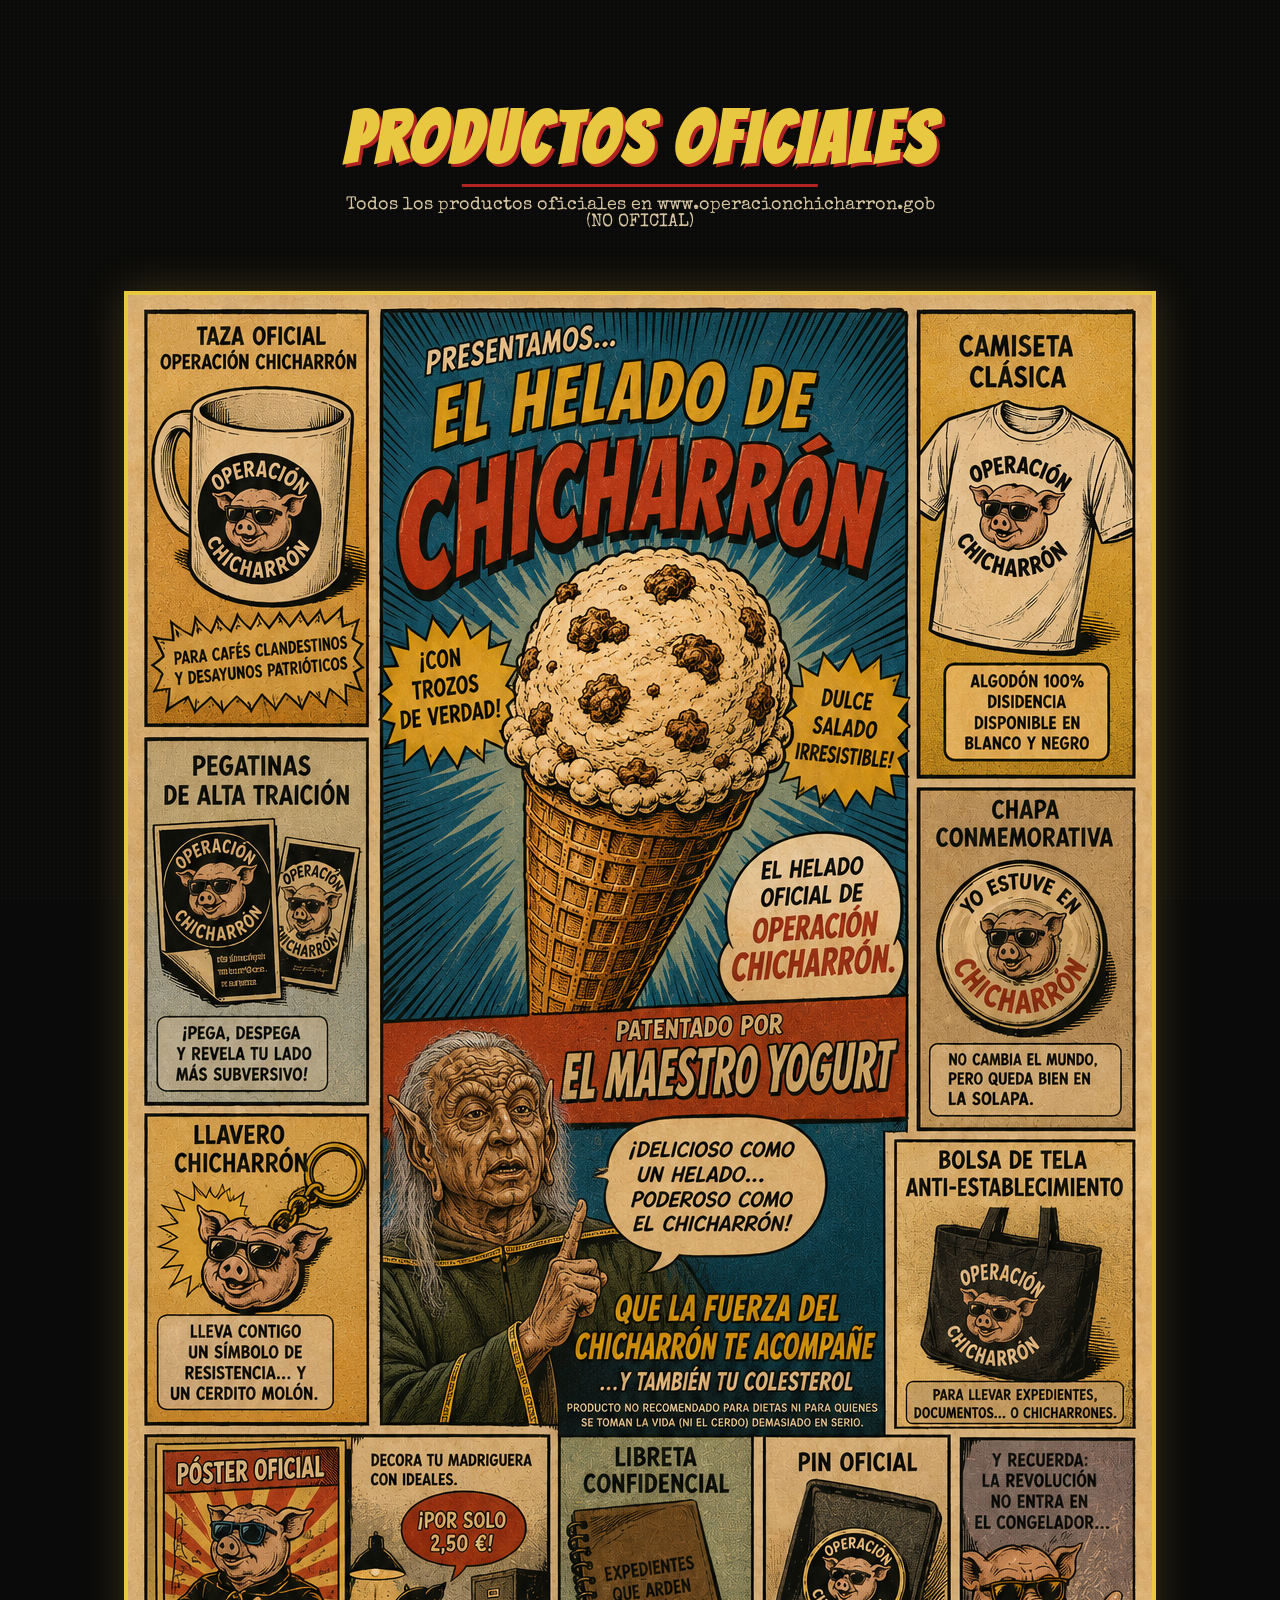
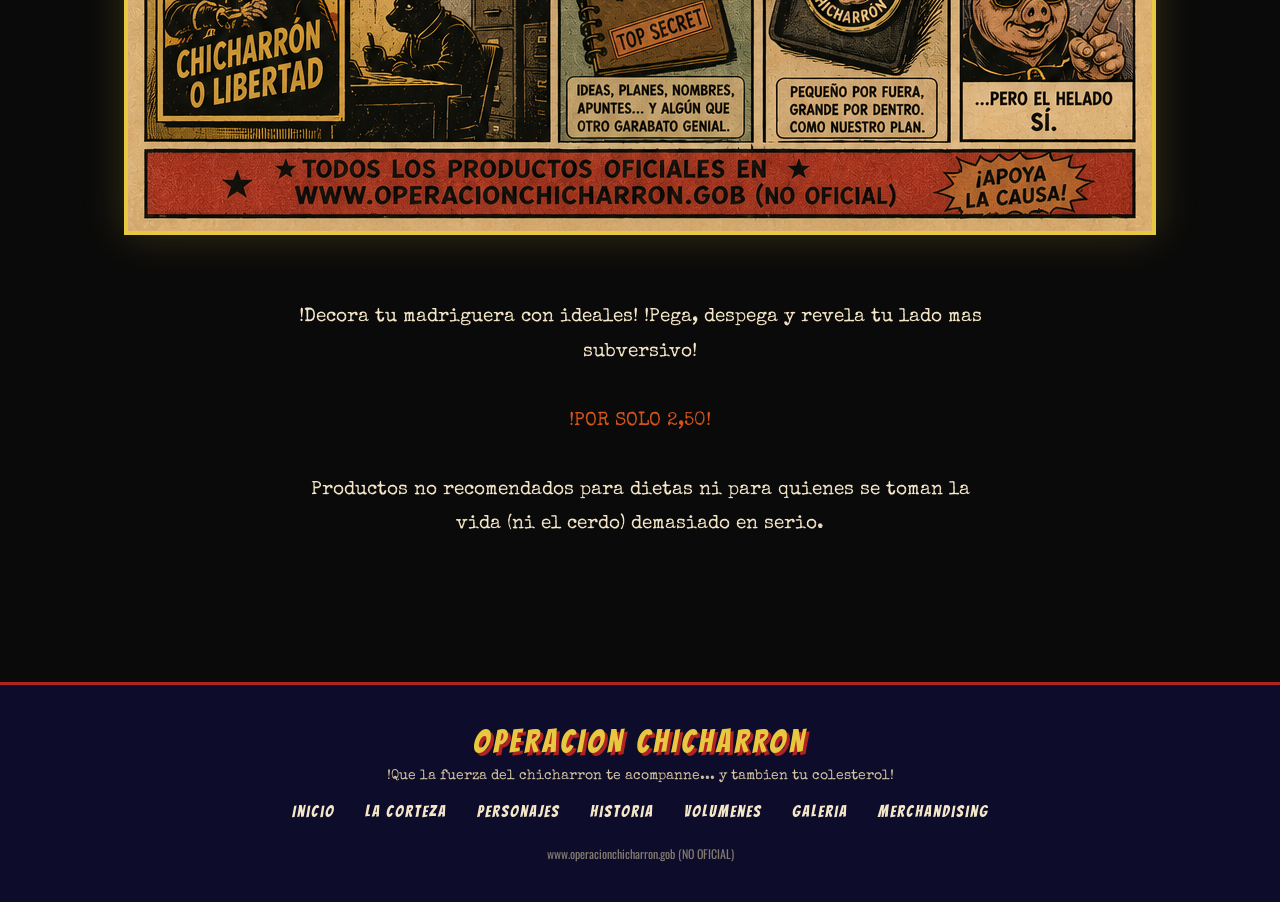
<file: merchandising.html>
<!DOCTYPE html>
<html lang="es">
<head>
  <meta charset="UTF-8">
  <meta name="viewport" content="width=device-width, initial-scale=1.0">
  <title>Merchandising - Operacion Chicharron</title>
  <link rel="stylesheet" href="css/styles.css">
  <link rel="stylesheet" href="css/animations.css">
</head>
<body>

  <button class="nav-toggle" aria-label="Menu">
    <span class="bar"></span>
    <span class="bar"></span>
    <span class="bar"></span>
  </button>

  <nav>
    <div class="nav-logo">OPERACION CHICHARRON</div>
    <a href="index.html">Inicio</a>
    <a href="personajes.html">Personajes</a>
    <a href="historia.html">Historia</a>
    <a href="volumenes.html">Volumenes</a>
    <a href="galeria.html">Galeria</a>
    <a href="merchandising.html">Merchandising</a>
  </nav>

  <div class="page-section" style="padding-top: 100px;">
    <div class="section-header reveal">
      <h2>Productos Oficiales</h2>
      <p>Todos los productos oficiales en www.operacionchicharron.gob (NO OFICIAL)</p>
    </div>

    <div class="merch-hero reveal">
      <img src="assets/anuncio.png" alt="Productos oficiales Operacion Chicharron">
    </div>

    <div class="section-header reveal" style="margin-top: 60px;">
      <p style="font-family: 'Special Elite', cursive; color: var(--crema); font-size: 1.2rem; max-width: 700px; margin: 0 auto; line-height: 1.8;">
        !Decora tu madriguera con ideales! !Pega, despega y revela tu lado mas subversivo!
        <br><br>
        <span style="color: var(--naranja);">!POR SOLO 2,50!</span>
        <br><br>
        Productos no recomendados para dietas ni para quienes se toman la vida (ni el cerdo) demasiado en serio.
      </p>
    </div>
  </div>

  <footer>
    <div class="footer-logo">OPERACION CHICHARRON</div>
    <div class="footer-tagline">!Que la fuerza del chicharron te acompanne... y tambien tu colesterol!</div>
    <div class="footer-links">
      <a href="index.html">Inicio</a>
      <a href="la-corteza.html">La Corteza</a>
      <a href="personajes.html">Personajes</a>
      <a href="historia.html">Historia</a>
      <a href="volumenes.html">Volumenes</a>
      <a href="galeria.html">Galeria</a>
      <a href="merchandising.html">Merchandising</a>
    </div>
    <div class="footer-copy">www.operacionchicharron.gob (NO OFICIAL)</div>
  </footer>

  <script src="js/main.js"></script>
</body>
</html>
</file>
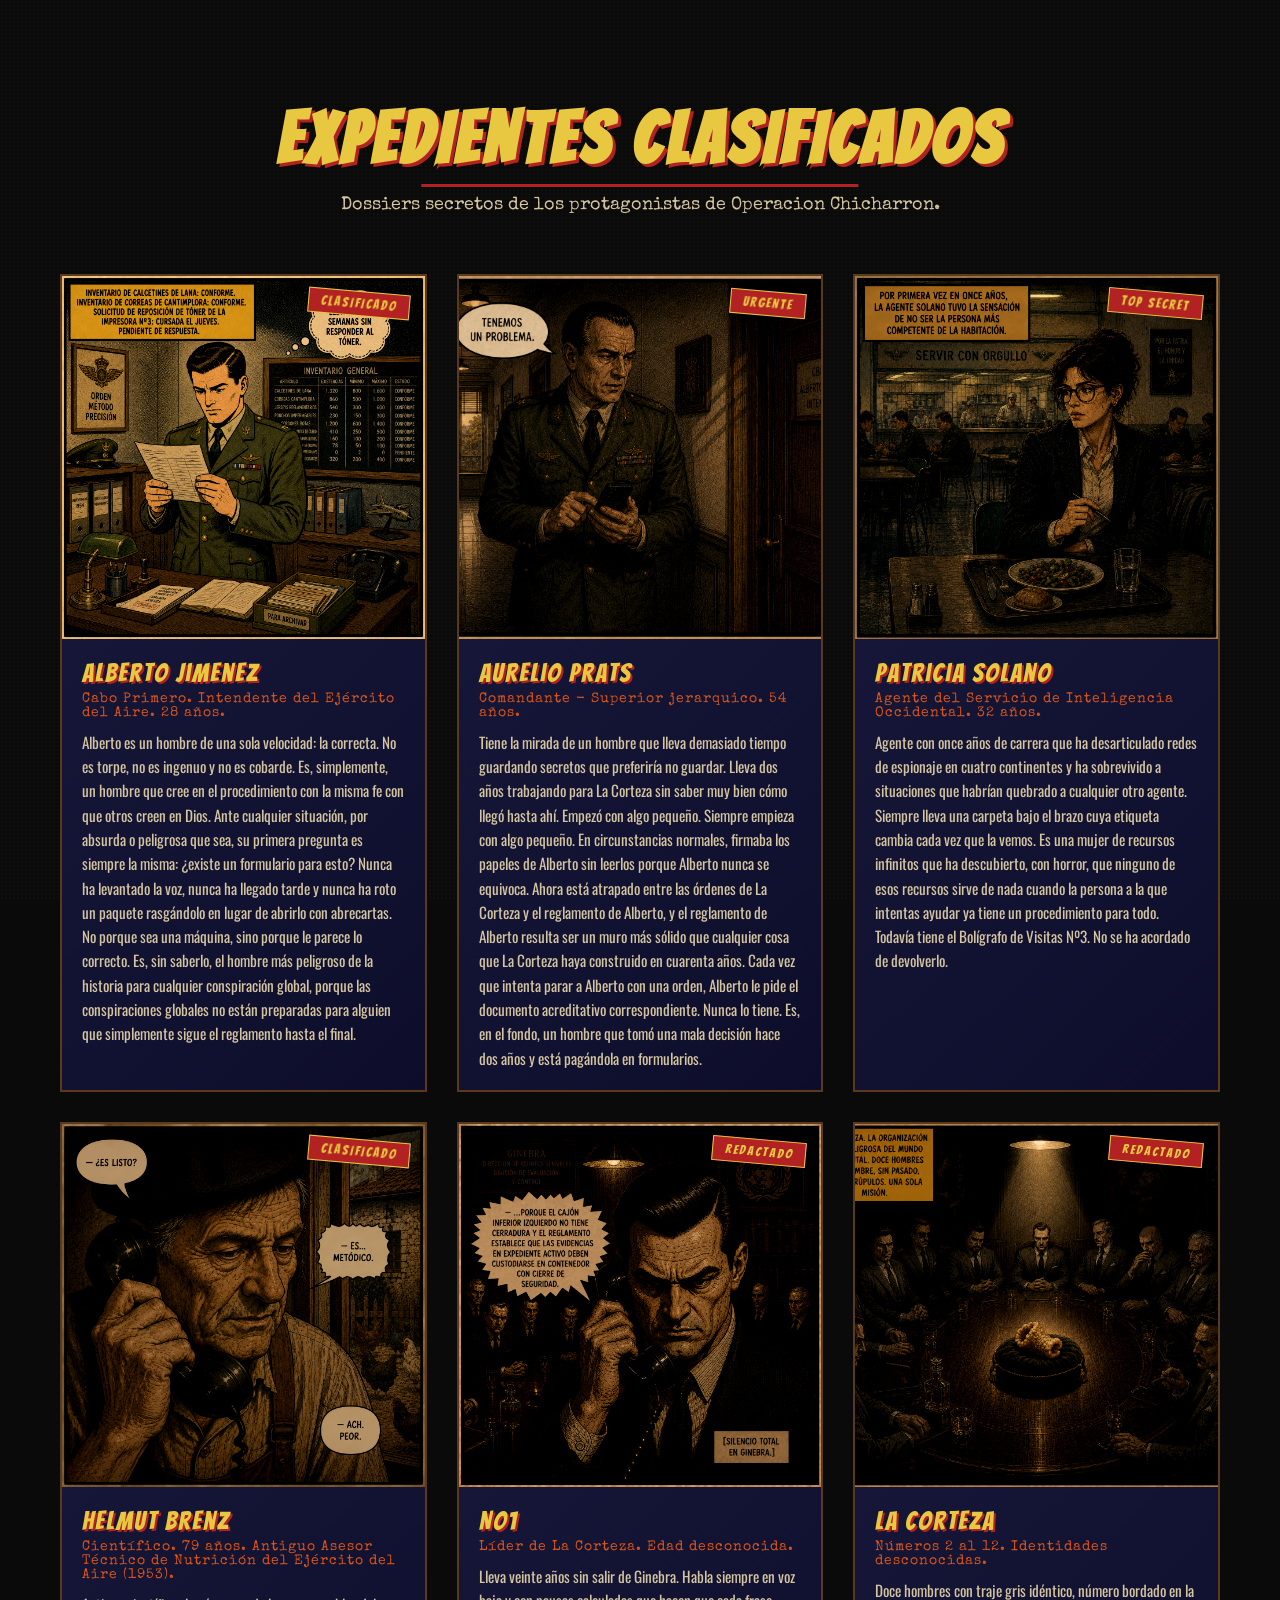
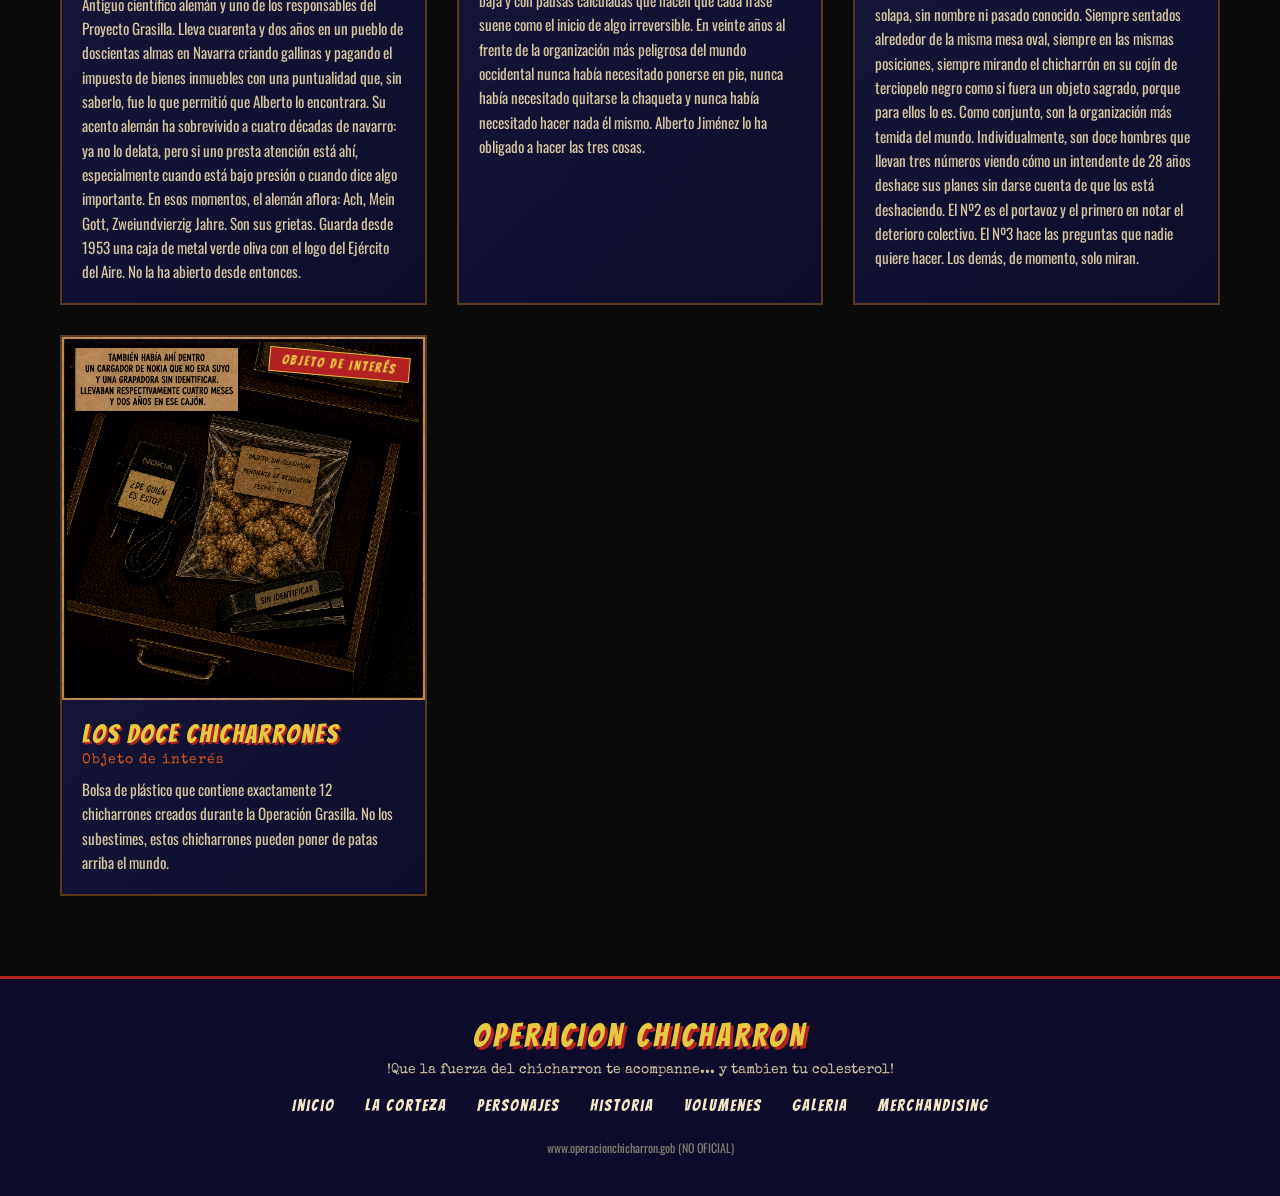
<file: personajes.html>
<!DOCTYPE html>
<html lang="es">
<head>
  <meta charset="UTF-8">
  <meta name="viewport" content="width=device-width, initial-scale=1.0">
  <title>Personajes - Operacion Chicharron</title>
  <link rel="stylesheet" href="css/styles.css">
  <link rel="stylesheet" href="css/animations.css">
</head>
<body>

  <button class="nav-toggle" aria-label="Menu">
    <span class="bar"></span>
    <span class="bar"></span>
    <span class="bar"></span>
  </button>

  <nav>
    <div class="nav-logo">OPERACION CHICHARRON</div>
    <a href="index.html">Inicio</a>
    <a href="personajes.html">Personajes</a>
    <a href="historia.html">Historia</a>
    <a href="volumenes.html">Volumenes</a>
    <a href="galeria.html">Galeria</a>
    <a href="merchandising.html">Merchandising</a>
  </nav>

  <div class="page-section" style="padding-top: 100px;">
    <div class="section-header reveal">
      <h2>Expedientes Clasificados</h2>
      <p>Dossiers secretos de los protagonistas de Operacion Chicharron.</p>
    </div>

    <div class="character-grid">

      <div class="character-card reveal">
        <img class="char-image" src="assets/personajes/alberto.png" alt="Alberto Jimenez">
        <div class="char-info">
          <div class="char-stamp">CLASIFICADO</div>
          <div class="char-name">Alberto Jimenez</div>
          <div class="char-rank">Cabo Primero. Intendente del Ejército del Aire. 28 años.</div>
          <div class="char-desc">Alberto es un hombre de una sola velocidad: la correcta. No es torpe, no es ingenuo y no es cobarde. Es, simplemente, un hombre que cree en el procedimiento con la misma fe con que otros creen en Dios. Ante cualquier situación, por absurda o peligrosa que sea, su primera pregunta es siempre la misma: ¿existe un formulario para esto? Nunca ha levantado la voz, nunca ha llegado tarde y nunca ha roto un paquete rasgándolo en lugar de abrirlo con abrecartas. No porque sea una máquina, sino porque le parece lo correcto. Es, sin saberlo, el hombre más peligroso de la historia para cualquier conspiración global, porque las conspiraciones globales no están preparadas para alguien que simplemente sigue el reglamento hasta el final.</div>
        </div>
      </div>

      <div class="character-card reveal">
        <img class="char-image" src="assets/personajes/Aurelio Prats.png" alt="Aurelio Prats">
        <div class="char-info">
          <div class="char-stamp">URGENTE</div>
          <div class="char-name">Aurelio Prats</div>
          <div class="char-rank">Comandante - Superior jerarquico. 54 años.</div>
          <div class="char-desc">Tiene la mirada de un hombre que lleva demasiado tiempo guardando secretos que preferiría no guardar. Lleva dos años trabajando para La Corteza sin saber muy bien cómo llegó hasta ahí. Empezó con algo pequeño. Siempre empieza con algo pequeño. En circunstancias normales, firmaba los papeles de Alberto sin leerlos porque Alberto nunca se equivoca. Ahora está atrapado entre las órdenes de La Corteza y el reglamento de Alberto, y el reglamento de Alberto resulta ser un muro más sólido que cualquier cosa que La Corteza haya construido en cuarenta años. Cada vez que intenta parar a Alberto con una orden, Alberto le pide el documento acreditativo correspondiente. Nunca lo tiene. Es, en el fondo, un hombre que tomó una mala decisión hace dos años y está pagándola en formularios.</div>
        </div>
      </div>

      <div class="character-card reveal">
        <img class="char-image" src="assets/personajes/Patricia solano.png" alt="Patricia Solano">
        <div class="char-info">
          <div class="char-stamp">TOP SECRET</div>
          <div class="char-name">Patricia Solano</div>
          <div class="char-rank">Agente del Servicio de Inteligencia Occidental. 32 años.</div>
          <div class="char-desc">Agente con once años de carrera que ha desarticulado redes de espionaje en cuatro continentes y ha sobrevivido a situaciones que habrían quebrado a cualquier otro agente. Siempre lleva una carpeta bajo el brazo cuya etiqueta cambia cada vez que la vemos. Es una mujer de recursos infinitos que ha descubierto, con horror, que ninguno de esos recursos sirve de nada cuando la persona a la que intentas ayudar ya tiene un procedimiento para todo. Todavía tiene el Bolígrafo de Visitas Nº3. No se ha acordado de devolverlo.</div>
        </div>
      </div>

      <div class="character-card reveal">
        <img class="char-image" src="assets/personajes/Helmut brenz.png" alt="Helmut Brenz">
        <div class="char-info">
          <div class="char-stamp">CLASIFICADO</div>
          <div class="char-name">Helmut Brenz</div>
          <div class="char-rank">Científico. 79 años. Antiguo Asesor Técnico de Nutrición del Ejército del Aire (1953).</div>
          <div class="char-desc">Antiguo científico alemán y uno de los responsables del Proyecto Grasilla. Lleva cuarenta y dos años en un pueblo de doscientas almas en Navarra criando gallinas y pagando el impuesto de bienes inmuebles con una puntualidad que, sin saberlo, fue lo que permitió que Alberto lo encontrara. Su acento alemán ha sobrevivido a cuatro décadas de navarro: ya no lo delata, pero si uno presta atención está ahí, especialmente cuando está bajo presión o cuando dice algo importante. En esos momentos, el alemán aflora: Ach, Mein Gott, Zweiundvierzig Jahre. Son sus grietas. Guarda desde 1953 una caja de metal verde oliva con el logo del Ejército del Aire. No la ha abierto desde entonces.</div>
        </div>
      </div>

      <div class="character-card reveal">
        <img class="char-image" src="assets/personajes/Nº1.png" alt="Nº1">
        <div class="char-info">
          <div class="char-stamp">REDACTADO</div>
          <div class="char-name">Nº1</div>
          <div class="char-rank">Líder de La Corteza. Edad desconocida.</div>
          <div class="char-desc">Lleva veinte años sin salir de Ginebra. Habla siempre en voz baja y con pausas calculadas que hacen que cada frase suene como el inicio de algo irreversible. En veinte años al frente de la organización más peligrosa del mundo occidental nunca había necesitado ponerse en pie, nunca había necesitado quitarse la chaqueta y nunca había necesitado hacer nada él mismo. Alberto Jiménez lo ha obligado a hacer las tres cosas.</div>
        </div>
      </div>

      <div class="character-card reveal">
        <img class="char-image" src="assets/personajes/La Corteza.png" alt="La Corteza">
        <div class="char-info">
          <div class="char-stamp">REDACTADO</div>
          <div class="char-name">La Corteza</div>
          <div class="char-rank">Números 2 al 12. Identidades desconocidas.</div>
          <div class="char-desc">Doce hombres con traje gris idéntico, número bordado en la solapa, sin nombre ni pasado conocido. Siempre sentados alrededor de la misma mesa oval, siempre en las mismas posiciones, siempre mirando el chicharrón en su cojín de terciopelo negro como si fuera un objeto sagrado, porque para ellos lo es. Como conjunto, son la organización más temida del mundo. Individualmente, son doce hombres que llevan tres números viendo cómo un intendente de 28 años deshace sus planes sin darse cuenta de que los está deshaciendo. El Nº2 es el portavoz y el primero en notar el deterioro colectivo. El Nº3 hace las preguntas que nadie quiere hacer. Los demás, de momento, solo miran.</div>
        </div>
      </div>

      <div class="character-card reveal">
        <img class="char-image" src="assets/personajes/Los doce chicharrones.png" alt="Los doce chicharrones">
        <div class="char-info">
          <div class="char-stamp">OBJETO DE INTERÉS</div>
          <div class="char-name">Los Doce Chicharrones</div>
          <div class="char-rank">Objeto de interés</div>
          <div class="char-desc">Bolsa de plástico que contiene exactamente 12 chicharrones creados durante la Operación Grasilla. No los subestimes, estos chicharrones pueden poner de patas arriba el mundo.</div>
        </div>
      </div>

    </div>
  </div>

  <footer>
    <div class="footer-logo">OPERACION CHICHARRON</div>
    <div class="footer-tagline">!Que la fuerza del chicharron te acompanne... y tambien tu colesterol!</div>
    <div class="footer-links">
      <a href="index.html">Inicio</a>
      <a href="la-corteza.html">La Corteza</a>
      <a href="personajes.html">Personajes</a>
      <a href="historia.html">Historia</a>
      <a href="volumenes.html">Volumenes</a>
      <a href="galeria.html">Galeria</a>
      <a href="merchandising.html">Merchandising</a>
    </div>
    <div class="footer-copy">www.operacionchicharron.gob (NO OFICIAL)</div>
  </footer>

  <script src="js/main.js"></script>
</body>
</html>
</file>
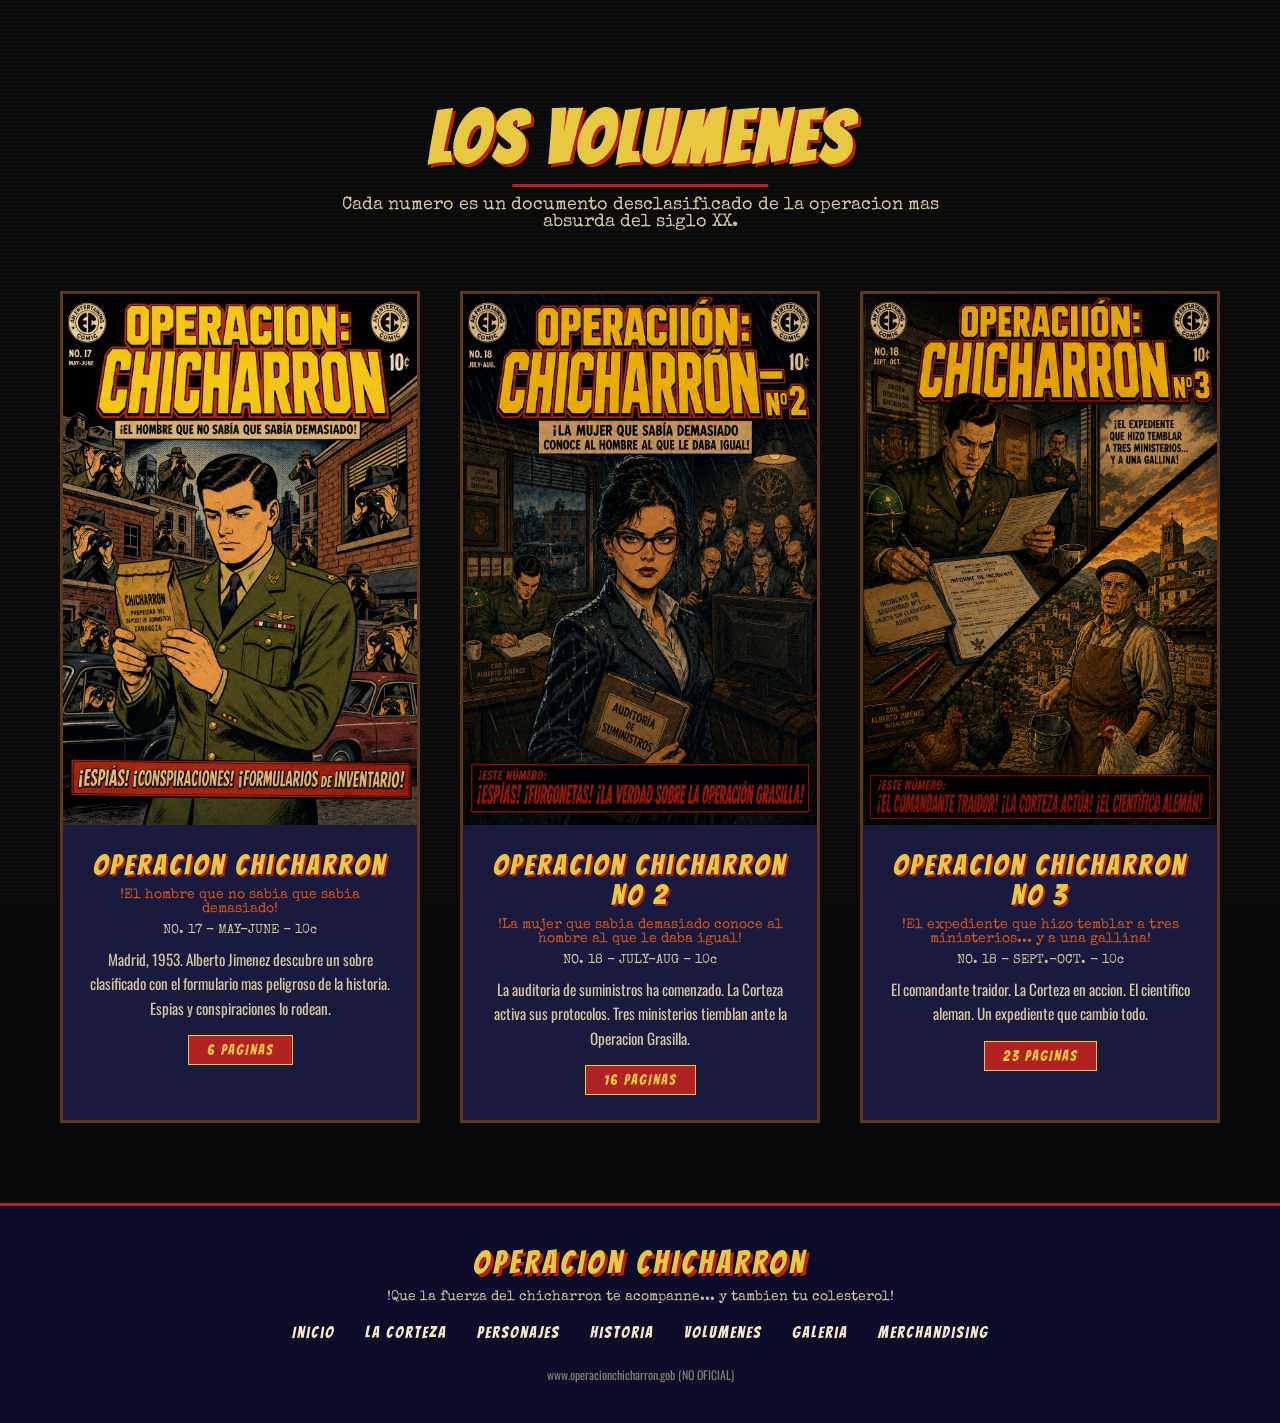
<file: volumenes.html>
<!DOCTYPE html>
<html lang="es">
<head>
  <meta charset="UTF-8">
  <meta name="viewport" content="width=device-width, initial-scale=1.0">
  <title>Volumenes - Operacion Chicharron</title>
  <link rel="stylesheet" href="css/styles.css">
  <link rel="stylesheet" href="css/animations.css">
</head>
<body>

  <button class="nav-toggle" aria-label="Menu">
    <span class="bar"></span>
    <span class="bar"></span>
    <span class="bar"></span>
  </button>

  <nav>
    <div class="nav-logo">OPERACION CHICHARRON</div>
    <a href="index.html">Inicio</a>
    <a href="personajes.html">Personajes</a>
    <a href="historia.html">Historia</a>
    <a href="volumenes.html">Volumenes</a>
    <a href="galeria.html">Galeria</a>
    <a href="merchandising.html">Merchandising</a>
  </nav>

  <div class="page-section" style="padding-top: 100px;">
    <div class="section-header reveal">
      <h2>Los Volumenes</h2>
      <p>Cada numero es un documento desclasificado de la operacion mas absurda del siglo XX.</p>
    </div>

    <div class="volumes-grid">

      <div class="volume-card reveal">
        <img class="vol-cover" src="assets/portada1.png" alt="Portada Volumen 1">
        <div class="vol-info">
          <div class="vol-title">Operacion Chicharron</div>
          <div class="vol-subtitle">!El hombre que no sabia que sabia demasiado!</div>
          <div class="vol-subtitle" style="color: var(--crema-oscuro); font-size: 0.8rem;">NO. 17 - MAY-JUNE - 10c</div>
          <div class="vol-desc">Madrid, 1953. Alberto Jimenez descubre un sobre clasificado con el formulario mas peligroso de la historia. Espias y conspiraciones lo rodean.</div>
          <span class="vol-pages">6 PAGINAS</span>
        </div>
      </div>

      <div class="volume-card reveal">
        <img class="vol-cover" src="assets/portada2.png" alt="Portada Volumen 2">
        <div class="vol-info">
          <div class="vol-title">Operacion Chicharron Nº 2</div>
          <div class="vol-subtitle">!La mujer que sabia demasiado conoce al hombre al que le daba igual!</div>
          <div class="vol-subtitle" style="color: var(--crema-oscuro); font-size: 0.8rem;">NO. 18 - JULY-AUG - 10c</div>
          <div class="vol-desc">La auditoria de suministros ha comenzado. La Corteza activa sus protocolos. Tres ministerios tiemblan ante la Operacion Grasilla.</div>
          <span class="vol-pages">16 PAGINAS</span>
        </div>
      </div>

      <div class="volume-card reveal">
        <img class="vol-cover" src="assets/portada3.png" alt="Portada Volumen 3">
        <div class="vol-info">
          <div class="vol-title">Operacion Chicharron Nº 3</div>
          <div class="vol-subtitle">!El expediente que hizo temblar a tres ministerios... y a una gallina!</div>
          <div class="vol-subtitle" style="color: var(--crema-oscuro); font-size: 0.8rem;">NO. 18 - SEPT.-OCT. - 10c</div>
          <div class="vol-desc">El comandante traidor. La Corteza en accion. El cientifico aleman. Un expediente que cambio todo.</div>
          <span class="vol-pages">23 PAGINAS</span>
        </div>
      </div>

    </div>
  </div>

  <footer>
    <div class="footer-logo">OPERACION CHICHARRON</div>
    <div class="footer-tagline">!Que la fuerza del chicharron te acompanne... y tambien tu colesterol!</div>
    <div class="footer-links">
      <a href="index.html">Inicio</a>
      <a href="la-corteza.html">La Corteza</a>
      <a href="personajes.html">Personajes</a>
      <a href="historia.html">Historia</a>
      <a href="volumenes.html">Volumenes</a>
      <a href="galeria.html">Galeria</a>
      <a href="merchandising.html">Merchandising</a>
    </div>
    <div class="footer-copy">www.operacionchicharron.gob (NO OFICIAL)</div>
  </footer>

  <script src="js/main.js"></script>
</body>
</html>
</file>
<file: css/styles.css>
@import url('https://fonts.googleapis.com/css2?family=Bangers&family=Special+Elite&family=Oswald:wght@400;700&display=swap');

*, *::before, *::after {
  margin: 0;
  padding: 0;
  box-sizing: border-box;
}

:root {
  --amarillo: #E8C840;
  --amarillo-oscuro: #C4A020;
  --naranja: #D4541A;
  --rojo: #B22222;
  --azul-oscuro: #1A1A3E;
  --azul-profundo: #0D0D2B;
  --negro: #0A0A0A;
  --crema: #F5E6C8;
  --crema-oscuro: #D4C4A0;
  --verde-militar: #4A5A3A;
  --marron: #5A3A1A;
  --sombra: rgba(0,0,0,0.7);
}

html {
  scroll-behavior: smooth;
}

body {
  font-family: 'Oswald', sans-serif;
  background-color: var(--negro);
  color: var(--crema);
  overflow-x: hidden;
  min-height: 100vh;
}

/* Halftone background pattern */
body::before {
  content: '';
  position: fixed;
  top: 0;
  left: 0;
  width: 100%;
  height: 100%;
  background-image: radial-gradient(circle, rgba(232,200,64,0.03) 1px, transparent 1px);
  background-size: 4px 4px;
  pointer-events: none;
  z-index: 0;
}

/* ===== NAVIGATION ===== */
.nav-toggle {
  display: none;
  position: fixed;
  top: 20px;
  right: 20px;
  z-index: 1001;
  background: var(--rojo);
  border: 3px solid var(--amarillo);
  padding: 10px 14px;
  cursor: pointer;
  font-family: 'Bangers', cursive;
  font-size: 1.4rem;
  color: var(--amarillo);
  letter-spacing: 2px;
  transition: transform 0.2s;
}
.nav-toggle:hover { transform: scale(1.1); }
.nav-toggle .bar {
  display: block;
  width: 28px;
  height: 3px;
  background: var(--amarillo);
  margin: 5px 0;
  transition: 0.3s;
}

nav {
  position: fixed;
  top: 0;
  left: 0;
  width: 100%;
  height: 100%;
  background: var(--negro);
  z-index: 1000;
  display: flex;
  flex-direction: column;
  align-items: center;
  justify-content: center;
  gap: 10px;
  opacity: 0;
  pointer-events: none;
  transition: opacity 0.4s ease;
}
nav.active {
  opacity: 1;
  pointer-events: all;
}

nav .nav-logo {
  font-family: 'Bangers', cursive;
  font-size: 2rem;
  color: var(--amarillo);
  text-shadow: 3px 3px 0 var(--rojo);
  margin-bottom: 30px;
  letter-spacing: 4px;
}

nav a {
  font-family: 'Bangers', cursive;
  font-size: 1.8rem;
  color: var(--crema);
  text-decoration: none;
  padding: 12px 40px;
  border: 2px solid transparent;
  position: relative;
  letter-spacing: 3px;
  transition: all 0.3s;
  text-transform: uppercase;
}
nav a::before {
  content: '';
  position: absolute;
  left: 0;
  top: 50%;
  transform: translateY(-50%);
  width: 0;
  height: 0;
  border-left: 12px solid var(--amarillo);
  border-top: 8px solid transparent;
  border-bottom: 8px solid transparent;
  transition: left 0.3s;
  opacity: 0;
}
nav a:hover {
  color: var(--amarillo);
  text-shadow: 2px 2px 0 var(--rojo);
}
nav a:hover::before {
  left: 10px;
  opacity: 1;
}

/* Hamburger state */
.nav-toggle.active .bar:nth-child(1) {
  transform: rotate(45deg) translate(5px, 6px);
}
.nav-toggle.active .bar:nth-child(2) {
  opacity: 0;
}
.nav-toggle.active .bar:nth-child(3) {
  transform: rotate(-45deg) translate(5px, -6px);
}

/* ===== HERO / INICIO ===== */
.hero {
  min-height: 100vh;
  display: flex;
  flex-direction: column;
  align-items: center;
  justify-content: center;
  position: relative;
  background:
    radial-gradient(ellipse at center, rgba(212,84,26,0.15) 0%, transparent 70%),
    linear-gradient(180deg, var(--azul-profundo) 0%, var(--negro) 100%);
  overflow: hidden;
  padding: 20px;
}

.hero::after {
  content: '';
  position: absolute;
  bottom: 0;
  left: 0;
  width: 100%;
  height: 200px;
  background: linear-gradient(to top, var(--negro), transparent);
  pointer-events: none;
  z-index: 3;
}

.hero-collage {
  position: absolute;
  top: -20px;
  left: -20px;
  width: calc(100% + 40px);
  height: calc(100% + 40px);
  display: grid;
  grid-template-columns: repeat(4, 1fr);
  grid-template-rows: repeat(2, 1fr);
  gap: 4px;
  z-index: 0;
  opacity: 0.12;
  filter: blur(6px);
  pointer-events: none;
}

.hero-collage img {
  width: 100%;
  height: 100%;
  object-fit: cover;
}

/* ===== TITLE TYPOGRAPHY ===== */
.title-container {
  text-align: center;
  position: relative;
  z-index: 2;
}

.title-sub {
  font-family: 'Bangers', cursive;
  font-size: clamp(1.2rem, 3vw, 2rem);
  color: var(--crema);
  letter-spacing: 10px;
  text-transform: uppercase;
  margin-bottom: 10px;
  opacity: 0;
}
.title-sub.animate { animation: fadeSlideDown 0.6s ease forwards 0.5s; }

.title-main {
  font-family: 'Bangers', cursive;
  font-size: clamp(3rem, 10vw, 8rem);
  color: var(--amarillo);
  text-shadow:
    4px 4px 0 var(--rojo),
    8px 8px 0 rgba(0,0,0,0.4);
  letter-spacing: 6px;
  line-height: 1;
  position: relative;
  display: inline-block;
}

.title-line2 {
  font-family: 'Bangers', cursive;
  font-size: clamp(4rem, 14vw, 11rem);
  color: var(--amarillo);
  text-shadow:
    5px 5px 0 var(--rojo),
    10px 10px 0 rgba(0,0,0,0.4);
  letter-spacing: 8px;
  line-height: 0.9;
  display: block;
}

.title-tagline {
  font-family: 'Special Elite', cursive;
  font-size: clamp(0.9rem, 2vw, 1.4rem);
  color: var(--naranja);
  margin-top: 30px;
  letter-spacing: 3px;
  text-transform: uppercase;
  opacity: 0;
}
.title-tagline.animate { animation: fadeSlideUp 0.8s ease forwards 1.8s; }

.title-tagline2 {
  font-family: 'Special Elite', cursive;
  font-size: clamp(0.7rem, 1.5vw, 1rem);
  color: var(--crema-oscuro);
  margin-top: 10px;
  letter-spacing: 2px;
  opacity: 0;
}
.title-tagline2.animate { animation: fadeSlideUp 0.8s ease forwards 2.2s; }

/* ===== COMIC BADGE (EC style) ===== */
.ec-badge {
  position: absolute;
  top: 30px;
  right: 40px;
  width: 80px;
  height: 80px;
  border: 3px solid var(--amarillo);
  border-radius: 50%;
  display: flex;
  flex-direction: column;
  align-items: center;
  justify-content: center;
  background: var(--azul-oscuro);
  z-index: 5;
  opacity: 0;
  animation: fadeScale 0.5s ease forwards 2.5s;
}
.ec-badge span {
  font-family: 'Bangers', cursive;
  font-size: 0.6rem;
  color: var(--crema);
  letter-spacing: 2px;
  text-transform: uppercase;
}
.ec-badge .price {
  font-size: 1.2rem;
  color: var(--amarillo);
  margin-top: 2px;
}

/* ===== ISSUE BOX ===== */
.issue-box {
  position: absolute;
  top: 30px;
  left: 40px;
  z-index: 5;
  opacity: 0;
  animation: fadeSlideRight 0.5s ease forwards 2.8s;
}
.issue-box .issue-num {
  font-family: 'Bangers', cursive;
  font-size: 1rem;
  color: var(--crema);
  letter-spacing: 2px;
}
.issue-box .issue-date {
  font-family: 'Special Elite', cursive;
  font-size: 0.75rem;
  color: var(--crema-oscuro);
}

/* ===== BOTTOM STRIP ===== */
.bottom-strip {
  position: absolute;
  bottom: 0;
  left: 0;
  width: 100%;
  background: var(--rojo);
  padding: 15px 20px;
  text-align: center;
  z-index: 5;
  border-top: 3px solid var(--amarillo);
}
.bottom-strip p {
  font-family: 'Bangers', cursive;
  font-size: clamp(0.9rem, 2.5vw, 1.6rem);
  color: var(--amarillo);
  letter-spacing: 4px;
  text-transform: uppercase;
}

/* ===== MENU BUTTON (bottom of hero) ===== */
.menu-btn {
  position: relative;
  z-index: 10;
  margin-top: 50px;
  display: inline-block;
  padding: 15px 40px;
  background: var(--rojo);
  border: 3px solid var(--amarillo);
  color: var(--amarillo);
  font-family: 'Bangers', cursive;
  font-size: 1.3rem;
  letter-spacing: 4px;
  text-transform: uppercase;
  text-decoration: none;
  cursor: pointer;
  transition: all 0.3s;
  opacity: 0;
  animation: fadeSlideUp 0.6s ease forwards 3s;
}
.menu-btn:hover {
  background: var(--amarillo);
  color: var(--negro);
  transform: scale(1.05);
}

/* ===== JUEGO FURIA DE PAPELES ===== */
.game-cta {
  position: relative;
  max-width: 850px;
  margin: 0 auto;
  padding: 50px 40px;
  text-align: center;
  background:
    repeating-linear-gradient(0deg, transparent 0 10px, rgba(232,200,64,0.05) 10px 12px),
    var(--azul-oscuro);
  border: 3px solid var(--amarillo);
  outline: 2px dashed var(--rojo);
  outline-offset: 6px;
  box-shadow: 8px 8px 0 rgba(0,0,0,0.4);
}
.game-cta .game-cta-title {
  font-family: 'Bangers', cursive;
  font-size: clamp(2.2rem, 5vw, 3.5rem);
  color: var(--amarillo);
  text-shadow: 3px 3px 0 var(--rojo);
  letter-spacing: 4px;
  text-transform: uppercase;
}
.game-cta .game-cta-sub {
  font-family: 'Special Elite', cursive;
  color: var(--crema-oscuro);
  font-size: 1.05rem;
  margin: 15px auto 30px;
  max-width: 600px;
  line-height: 1.7;
}
.game-cta .menu-btn {
  margin-top: 0;
}

/* ===== VIDEO PUBLICITARIO ===== */
.video-frame {
  position: relative;
  max-width: 850px;
  margin: 0 auto;
  aspect-ratio: 16 / 9;
  background: var(--azul-oscuro);
  border: 3px solid var(--amarillo);
  box-shadow: 8px 8px 0 rgba(0,0,0,0.4);
}
.video-frame > a {
  position: absolute;
  inset: 0;
  display: block;
}
.video-frame img {
  width: 100%;
  height: 100%;
  object-fit: cover;
  display: block;
}
.video-frame .video-play {
  position: absolute;
  top: 50%;
  left: 50%;
  transform: translate(-50%, -50%);
  width: 76px;
  height: 76px;
  background: var(--rojo);
  border: 3px solid var(--amarillo);
  border-radius: 50%;
  color: var(--amarillo);
  font-size: 1.9rem;
  line-height: 70px;
  text-align: center;
  padding-left: 6px;
  box-shadow: 4px 4px 0 rgba(0,0,0,0.5);
  transition: transform 0.3s;
}
.video-frame a:hover .video-play {
  transform: translate(-50%, -50%) scale(1.15);
}
.video-frame .video-caption {
  position: absolute;
  bottom: 0;
  left: 0;
  right: 0;
  background: rgba(0,0,0,0.85);
  color: var(--amarillo);
  font-family: 'Bangers', cursive;
  font-size: 1rem;
  letter-spacing: 3px;
  text-align: center;
  padding: 10px 15px;
}
.video-ad-stamp {
  position: absolute;
  top: 12px;
  left: 12px;
  z-index: 5;
  background: var(--amarillo);
  color: var(--rojo);
  font-family: 'Bangers', cursive;
  font-size: 1.1rem;
  letter-spacing: 3px;
  padding: 4px 14px;
  transform: rotate(-8deg);
  box-shadow: 3px 3px 0 rgba(0,0,0,0.5);
}

/* ===== PAGE SECTIONS ===== */
.page-section {
  padding: 80px 20px;
  max-width: 1200px;
  margin: 0 auto;
  position: relative;
  z-index: 1;
}

.section-header {
  text-align: center;
  margin-bottom: 60px;
  position: relative;
}

.section-header h2 {
  font-family: 'Bangers', cursive;
  font-size: clamp(2.5rem, 6vw, 4.5rem);
  color: var(--amarillo);
  text-shadow: 3px 3px 0 var(--rojo);
  letter-spacing: 4px;
  text-transform: uppercase;
  position: relative;
  display: inline-block;
}
.section-header h2::after {
  content: '';
  position: absolute;
  bottom: -10px;
  left: 50%;
  transform: translateX(-50%);
  width: 60%;
  height: 3px;
  background: var(--rojo);
}

.section-header p {
  font-family: 'Special Elite', cursive;
  font-size: 1.1rem;
  color: var(--crema-oscuro);
  margin-top: 20px;
  max-width: 600px;
  margin-left: auto;
  margin-right: auto;
}

/* ===== COMIC PANEL CARDS ===== */
.panel-card {
  background: var(--azul-oscuro);
  border: 3px solid var(--amarillo);
  overflow: hidden;
  position: relative;
  margin-bottom: 30px;
  transition: transform 0.3s;
}
.panel-card:hover { transform: scale(1.02); }

.panel-card img {
  width: 100%;
  height: auto;
  display: block;
  filter: saturate(0.9);
  transition: filter 0.3s;
}
.panel-card:hover img { filter: saturate(1.2); }

.panel-card .panel-caption {
  padding: 15px 20px;
  background: rgba(0,0,0,0.8);
  font-family: 'Special Elite', cursive;
  font-size: 0.95rem;
  color: var(--crema);
  border-top: 2px solid var(--rojo);
}

/* ===== CHARACTER CARDS ===== */
.character-grid {
  display: grid;
  grid-template-columns: repeat(auto-fit, minmax(300px, 1fr));
  gap: 30px;
  margin-top: 40px;
}

.character-card {
  background: linear-gradient(135deg, var(--azul-oscuro), var(--azul-profundo));
  border: 2px solid var(--marron);
  padding: 0;
  position: relative;
  overflow: hidden;
  transition: transform 0.3s, border-color 0.3s;
}
.character-card:hover {
  transform: translateY(-5px);
  border-color: var(--amarillo);
}

.character-card .char-image {
  width: 100%;
  aspect-ratio: 1 / 1;
  object-fit: cover;
  object-position: center 20%;
  filter: sepia(0.2) contrast(1.1);
  display: block;
}

.character-card .char-info {
  padding: 20px;
}

.character-card .char-name {
  font-family: 'Bangers', cursive;
  font-size: 1.6rem;
  color: var(--amarillo);
  text-shadow: 2px 2px 0 var(--rojo);
  letter-spacing: 2px;
}

.character-card .char-rank {
  font-family: 'Special Elite', cursive;
  font-size: 0.85rem;
  color: var(--naranja);
  margin: 5px 0 10px;
  letter-spacing: 1px;
}

.character-card .char-desc {
  font-family: 'Oswald', sans-serif;
  font-size: 0.95rem;
  color: var(--crema-oscuro);
  line-height: 1.6;
}

.character-card .char-stamp {
  position: absolute;
  top: 15px;
  right: 15px;
  background: var(--rojo);
  color: var(--amarillo);
  font-family: 'Bangers', cursive;
  padding: 5px 12px;
  font-size: 0.8rem;
  letter-spacing: 2px;
  transform: rotate(5deg);
  border: 1px solid var(--amarillo);
}

/* ===== VOLUME CARDS ===== */
.volumes-grid {
  display: grid;
  grid-template-columns: repeat(auto-fit, minmax(300px, 1fr));
  gap: 40px;
  margin-top: 40px;
}

.volume-card {
  background: var(--azul-oscuro);
  border: 3px solid var(--marron);
  overflow: hidden;
  transition: transform 0.3s, border-color 0.3s;
  position: relative;
}
.volume-card:hover {
  transform: translateY(-8px);
  border-color: var(--amarillo);
}

.volume-card .vol-cover {
  width: 100%;
  height: auto;
  display: block;
}

.volume-card .vol-info {
  padding: 25px;
  text-align: center;
}

.volume-card .vol-title {
  font-family: 'Bangers', cursive;
  font-size: 1.8rem;
  color: var(--amarillo);
  text-shadow: 2px 2px 0 var(--rojo);
  letter-spacing: 3px;
}

.volume-card .vol-subtitle {
  font-family: 'Special Elite', cursive;
  font-size: 0.9rem;
  color: var(--naranja);
  margin: 8px 0;
}

.volume-card .vol-desc {
  font-family: 'Oswald', sans-serif;
  font-size: 0.95rem;
  color: var(--crema-oscuro);
  line-height: 1.6;
  margin-top: 10px;
}

.volume-card .vol-pages {
  display: inline-block;
  margin-top: 15px;
  background: var(--rojo);
  color: var(--amarillo);
  font-family: 'Bangers', cursive;
  padding: 6px 18px;
  font-size: 0.9rem;
  letter-spacing: 2px;
  border: 1px solid var(--amarillo);
}

/* ===== GALLERY ===== */
.gallery-grid {
  display: grid;
  grid-template-columns: repeat(auto-fill, minmax(280px, 1fr));
  gap: 15px;
  margin-top: 40px;
}

.gallery-item {
  border: 2px solid var(--marron);
  overflow: hidden;
  cursor: pointer;
  transition: transform 0.3s, border-color 0.3s;
  position: relative;
}
.gallery-item:hover {
  transform: scale(1.03);
  border-color: var(--amarillo);
}
.gallery-item img {
  width: 100%;
  height: 220px;
  object-fit: cover;
  display: block;
  filter: saturate(0.85);
  transition: filter 0.3s;
}
.gallery-item:hover img { filter: saturate(1.1); }

/* ===== MERCHANDISING ===== */
.merch-hero {
  text-align: center;
  margin-bottom: 40px;
}
.merch-hero img {
  max-width: 100%;
  height: auto;
  border: 4px solid var(--amarillo);
  box-shadow: 0 0 40px rgba(232,200,64,0.2);
}

/* ===== TIMELINE ===== */
.timeline {
  position: relative;
  padding: 20px 0;
}
.timeline::before {
  content: '';
  position: absolute;
  left: 50%;
  top: 0;
  bottom: 0;
  width: 3px;
  background: var(--rojo);
  transform: translateX(-50%);
}

.timeline-item {
  position: relative;
  width: 45%;
  padding: 25px;
  background: var(--azul-oscuro);
  border: 2px solid var(--marron);
  margin-bottom: 40px;
}
.timeline-item:nth-child(odd) {
  margin-left: 5%;
}
.timeline-item:nth-child(even) {
  margin-left: 50%;
}

.timeline-item::after {
  content: '';
  position: absolute;
  top: 30px;
  width: 16px;
  height: 16px;
  background: var(--amarillo);
  border: 3px solid var(--rojo);
  border-radius: 50%;
}
.timeline-item:nth-child(odd)::after {
  right: -33px;
}
.timeline-item:nth-child(even)::after {
  left: -33px;
}

.timeline-item .tl-title {
  font-family: 'Bangers', cursive;
  font-size: 1.4rem;
  color: var(--amarillo);
  text-shadow: 2px 2px 0 var(--rojo);
  letter-spacing: 2px;
}

.timeline-item .tl-subtitle {
  font-family: 'Special Elite', cursive;
  font-size: 0.85rem;
  color: var(--naranja);
  margin: 5px 0 10px;
}

.timeline-item .tl-text {
  font-family: 'Oswald', sans-serif;
  font-size: 0.95rem;
  color: var(--crema-oscuro);
  line-height: 1.6;
}

.timeline-item .tl-cover {
  width: 100%;
  margin-top: 15px;
  border: 2px solid var(--marron);
}

/* ===== FOOTER ===== */
footer {
  background: var(--azul-profundo);
  border-top: 3px solid var(--rojo);
  padding: 40px 20px;
  text-align: center;
  position: relative;
  z-index: 1;
}

footer .footer-logo {
  font-family: 'Bangers', cursive;
  font-size: 2rem;
  color: var(--amarillo);
  text-shadow: 3px 3px 0 var(--rojo);
  letter-spacing: 4px;
}

footer .footer-tagline {
  font-family: 'Special Elite', cursive;
  font-size: 0.9rem;
  color: var(--crema-oscuro);
  margin: 10px 0 20px;
}

footer .footer-links {
  display: flex;
  justify-content: center;
  gap: 30px;
  flex-wrap: wrap;
}

footer .footer-links a {
  font-family: 'Bangers', cursive;
  color: var(--crema);
  text-decoration: none;
  font-size: 1rem;
  letter-spacing: 2px;
  transition: color 0.3s;
}
footer .footer-links a:hover {
  color: var(--amarillo);
}

footer .footer-copy {
  font-family: 'Oswald', sans-serif;
  font-size: 0.75rem;
  color: var(--crema-oscuro);
  margin-top: 25px;
  opacity: 0.6;
}

/* ===== SCROLL ANIMATIONS ===== */
.reveal {
  opacity: 0;
  transform: translateY(30px);
  transition: opacity 0.8s ease, transform 0.8s ease;
}
.reveal.visible {
  opacity: 1;
  transform: translateY(0);
}

/* ===== RESPONSIVE ===== */
@media (max-width: 768px) {
  .nav-toggle {
    display: block;
  }

  .ec-badge {
    width: 60px;
    height: 60px;
    top: 20px;
    right: 20px;
  }
  .ec-badge span { font-size: 0.5rem; }
  .ec-badge .price { font-size: 0.9rem; }

  .issue-box {
    top: 20px;
    left: 20px;
  }

  .timeline::before { left: 20px; }
  .timeline-item {
    width: 80%;
    margin-left: 50px !important;
  }
  .timeline-item::after {
    left: -38px !important;
    right: auto !important;
  }

  .character-grid {
    grid-template-columns: 1fr;
  }

  .volumes-grid {
    grid-template-columns: 1fr;
  }

  .gallery-grid {
    grid-template-columns: repeat(auto-fill, minmax(200px, 1fr));
  }

  nav a {
    font-size: 1.3rem;
    padding: 10px 25px;
  }

  .bottom-strip p {
    font-size: 0.7rem;
    letter-spacing: 2px;
  }
}

@media (max-width: 480px) {
  .gallery-grid {
    grid-template-columns: 1fr;
  }
}
</file>
<file: css/animations.css>
/* ===== EXPLOSION / IMPACT ANIMATION ===== */

/* Flash overlay on load */
.flash-overlay {
  position: fixed;
  top: 0;
  left: 0;
  width: 100%;
  height: 100%;
  background: var(--amarillo);
  z-index: 9999;
  pointer-events: none;
  animation: flashBurst 0.6s ease-out forwards;
}

@keyframes flashBurst {
  0% { opacity: 1; }
  30% { opacity: 0.8; }
  100% { opacity: 0; }
}

/* Title explosion entrance */
.title-main,
.title-line2 {
  opacity: 0;
  animation: titleExplosion 0.8s cubic-bezier(0.17, 0.67, 0.29, 1.3) forwards 0.3s;
}

.title-line2 {
  animation-delay: 0.5s;
}

@keyframes titleExplosion {
  0% {
    opacity: 0;
    transform: scale(3) rotate(-5deg);
    filter: brightness(3) blur(8px);
  }
  40% {
    opacity: 1;
    transform: scale(1.15) rotate(1deg);
    filter: brightness(1.5) blur(0);
  }
  60% {
    transform: scale(0.95) rotate(-0.5deg);
  }
  80% {
    transform: scale(1.03) rotate(0.2deg);
  }
  100% {
    opacity: 1;
    transform: scale(1) rotate(0deg);
    filter: brightness(1) blur(0);
  }
}

/* Shake effect after impact */
.hero.shake {
  animation: screenShake 0.5s ease-in-out 0.8s;
}

@keyframes screenShake {
  0%, 100% { transform: translate(0); }
  10% { transform: translate(-4px, 2px); }
  20% { transform: translate(4px, -2px); }
  30% { transform: translate(-3px, 3px); }
  40% { transform: translate(3px, -1px); }
  50% { transform: translate(-2px, 1px); }
  60% { transform: translate(2px, -2px); }
  70% { transform: translate(-1px, 1px); }
  80% { transform: translate(1px, -1px); }
  90% { transform: translate(-1px, 0); }
}

/* Explosion burst lines */
.explosion-burst {
  position: absolute;
  top: 50%;
  left: 50%;
  transform: translate(-50%, -50%);
  width: 0;
  height: 0;
  z-index: 1;
  pointer-events: none;
}

.explosion-burst::before,
.explosion-burst::after {
  content: '';
  position: absolute;
  top: 50%;
  left: 50%;
  transform: translate(-50%, -50%);
  border-radius: 50%;
  animation: burstRing 0.8s ease-out forwards 0.4s;
}

.explosion-burst::before {
  width: 100px;
  height: 100px;
  border: 4px solid var(--amarillo);
  opacity: 0;
}

.explosion-burst::after {
  width: 200px;
  height: 200px;
  border: 3px solid var(--naranja);
  opacity: 0;
  animation-delay: 0.5s;
}

@keyframes burstRing {
  0% {
    opacity: 1;
    transform: translate(-50%, -50%) scale(0.3);
  }
  100% {
    opacity: 0;
    transform: translate(-50%, -50%) scale(4);
  }
}

/* Speed lines radiating from center */
.speed-lines {
  position: absolute;
  top: 50%;
  left: 50%;
  width: 0;
  height: 0;
  z-index: 1;
  pointer-events: none;
}

.speed-line {
  position: absolute;
  top: 50%;
  left: 50%;
  width: 300px;
  height: 2px;
  background: linear-gradient(90deg, var(--amarillo), transparent);
  transform-origin: left center;
  opacity: 0;
  animation: speedLineShoot 0.6s ease-out forwards;
}

.speed-line:nth-child(1) { transform: rotate(0deg); animation-delay: 0.4s; }
.speed-line:nth-child(2) { transform: rotate(30deg); animation-delay: 0.42s; }
.speed-line:nth-child(3) { transform: rotate(60deg); animation-delay: 0.44s; }
.speed-line:nth-child(4) { transform: rotate(90deg); animation-delay: 0.46s; }
.speed-line:nth-child(5) { transform: rotate(120deg); animation-delay: 0.48s; }
.speed-line:nth-child(6) { transform: rotate(150deg); animation-delay: 0.5s; }
.speed-line:nth-child(7) { transform: rotate(180deg); animation-delay: 0.52s; }
.speed-line:nth-child(8) { transform: rotate(210deg); animation-delay: 0.54s; }
.speed-line:nth-child(9) { transform: rotate(240deg); animation-delay: 0.56s; }
.speed-line:nth-child(10) { transform: rotate(270deg); animation-delay: 0.58s; }
.speed-line:nth-child(11) { transform: rotate(300deg); animation-delay: 0.6s; }
.speed-line:nth-child(12) { transform: rotate(330deg); animation-delay: 0.62s; }

@keyframes speedLineShoot {
  0% {
    opacity: 0.8;
    width: 0;
  }
  50% {
    opacity: 0.6;
    width: 400px;
  }
  100% {
    opacity: 0;
    width: 600px;
  }
}

/* Particles / debris */
.particle {
  position: absolute;
  width: 6px;
  height: 6px;
  background: var(--amarillo);
  opacity: 0;
  animation: particleFly 1s ease-out forwards;
}

.particle:nth-child(1) { top: 45%; left: 48%; animation-delay: 0.35s; --tx: -120px; --ty: -80px; }
.particle:nth-child(2) { top: 50%; left: 52%; animation-delay: 0.37s; --tx: 100px; --ty: -100px; background: var(--naranja); }
.particle:nth-child(3) { top: 52%; left: 46%; animation-delay: 0.39s; --tx: -80px; --ty: 90px; }
.particle:nth-child(4) { top: 48%; left: 55%; animation-delay: 0.41s; --tx: 130px; --ty: 60px; background: var(--rojo); }
.particle:nth-child(5) { top: 44%; left: 50%; animation-delay: 0.43s; --tx: -30px; --ty: -130px; }
.particle:nth-child(6) { top: 55%; left: 49%; animation-delay: 0.45s; --tx: 50px; --ty: 110px; background: var(--naranja); }
.particle:nth-child(7) { top: 47%; left: 44%; animation-delay: 0.47s; --tx: -150px; --ty: -20px; }
.particle:nth-child(8) { top: 53%; left: 56%; animation-delay: 0.49s; --tx: 140px; --ty: -40px; background: var(--rojo); }

@keyframes particleFly {
  0% {
    opacity: 1;
    transform: translate(0, 0) scale(1);
  }
  100% {
    opacity: 0;
    transform: translate(var(--tx), var(--ty)) scale(0);
  }
}

/* ===== UTILITY ANIMATIONS ===== */
@keyframes fadeSlideDown {
  from {
    opacity: 0;
    transform: translateY(-20px);
  }
  to {
    opacity: 1;
    transform: translateY(0);
  }
}

@keyframes fadeSlideUp {
  from {
    opacity: 0;
    transform: translateY(20px);
  }
  to {
    opacity: 1;
    transform: translateY(0);
  }
}

@keyframes fadeSlideRight {
  from {
    opacity: 0;
    transform: translateX(-20px);
  }
  to {
    opacity: 1;
    transform: translateX(0);
  }
}

@keyframes fadeScale {
  from {
    opacity: 0;
    transform: scale(0.5);
  }
  to {
    opacity: 1;
    transform: scale(1);
  }
}

/* Pulse glow on title after animation */
.title-main.pulse,
.title-line2.pulse {
  animation: titlePulse 3s ease-in-out infinite 3s;
}

@keyframes titlePulse {
  0%, 100% {
    text-shadow:
      5px 5px 0 var(--rojo),
      10px 10px 0 rgba(0,0,0,0.4);
  }
  50% {
    text-shadow:
      5px 5px 0 var(--rojo),
      10px 10px 0 rgba(0,0,0,0.4),
      0 0 40px rgba(232,200,64,0.3);
  }
}

/* ===== PAGE TRANSITION ===== */
.page-enter {
  animation: pageSlideIn 0.6s ease forwards;
}

@keyframes pageSlideIn {
  from {
    opacity: 0;
    transform: translateY(40px);
  }
  to {
    opacity: 1;
    transform: translateY(0);
  }
}

/* ===== HOVER BURST EFFECT ON CARDS ===== */
.panel-card::before {
  content: '!';
  position: absolute;
  top: 50%;
  left: 50%;
  transform: translate(-50%, -50%) scale(0);
  font-family: 'Bangers', cursive;
  font-size: 4rem;
  color: var(--amarillo);
  text-shadow: 3px 3px 0 var(--rojo);
  z-index: 10;
  pointer-events: none;
  opacity: 0;
  transition: all 0.3s;
}
.panel-card:hover::before {
  transform: translate(-50%, -50%) scale(1);
  opacity: 0.15;
}
</file>
<file: css/la-corteza.css>
/* ===== LA CORTEZA - DASHBOARD ===== */

/* Estilo global de la página */
.corteza-page {
  background:
    radial-gradient(ellipse at 20% 10%, rgba(180,20,20,0.08) 0%, transparent 50%),
    var(--negro);
}

/* Hero dossier */
.corteza-hero {
  position: relative;
  text-align: center;
  padding: 90px 20px 40px;
  border-bottom: 3px solid var(--rojo);
  background:
    radial-gradient(ellipse at center, rgba(212,84,26,0.12) 0%, transparent 70%),
    linear-gradient(180deg, var(--azul-profundo) 0%, var(--negro) 100%);
}

.corteza-hero h1 {
  font-family: 'Bangers', cursive;
  font-size: clamp(2.5rem, 8vw, 5rem);
  color: var(--amarillo);
  text-shadow: 4px 4px 0 var(--rojo), 8px 8px 0 rgba(0,0,0,0.4);
  letter-spacing: 6px;
  position: relative;
  display: inline-block;
}

.corteza-hero h1::before {
  content: '!';
  position: absolute;
  top: -30px;
  left: -50px;
  font-size: 3rem;
  color: var(--rojo);
  animation: badgeBounce 1.5s ease-in-out infinite;
}

.corteza-hero .corteza-sub {
  font-family: 'Special Elite', cursive;
  color: var(--naranja);
  margin-top: 15px;
  letter-spacing: 3px;
  font-size: clamp(0.85rem, 2vw, 1.15rem);
}

.corteza-hero .corteza-stamp {
  display: inline-block;
  margin-top: 25px;
  background: var(--rojo);
  border: 2px solid var(--amarillo);
  color: var(--amarillo);
  font-family: 'Bangers', cursive;
  padding: 8px 25px;
  letter-spacing: 4px;
  transform: rotate(-3deg);
  box-shadow: 4px 4px 0 rgba(0,0,0,0.5);
}

@keyframes badgeBounce {
  0%, 100% { transform: translateY(0) rotate(-8deg); }
  50% { transform: translateY(-6px) rotate(8deg); }
}

/* ===== MAPA MUNDIAL ===== */
.map-wrap {
  max-width: 1200px;
  margin: 60px auto 30px;
  padding: 0 20px;
}

.map-frame {
  position: relative;
  background:
    radial-gradient(circle at center, rgba(212,84,26,0.05) 0%, transparent 60%),
    var(--azul-profundo);
  clip-path: polygon(1.5% 0.8%, 16% 1.6%, 32% 0.5%, 48% 1.4%, 64% 0.6%, 80% 1.7%, 95% 0.7%, 99.5% 1.2%, 100% 16%, 99.2% 33%, 100% 49%, 99.1% 66%, 100% 82%, 99.3% 95%, 95.5% 99.6%, 82% 99.1%, 68% 100%, 52% 99.2%, 38% 100%, 24% 99.4%, 9% 100%, 0.6% 99.2%, 1.4% 84%, 0.5% 69%, 1.6% 54%, 0.6% 38%, 1.5% 22%, 0.7% 8%);
  filter: drop-shadow(0 14px 30px rgba(0,0,0,0.55));
  transform: rotate(-0.5deg);
}

.map-frame::after {
  content: '';
  position: absolute;
  inset: 0;
  pointer-events: none;
  z-index: 4;
  background: radial-gradient(ellipse at center, transparent 52%, rgba(0,0,0,0.6) 100%);
}

.map-frame .map-title {
  position: absolute;
  top: 15px;
  left: 20px;
  font-family: 'Bangers', cursive;
  color: var(--amarillo);
  letter-spacing: 3px;
  font-size: 1.2rem;
  z-index: 5;
  text-shadow: 2px 2px 0 var(--rojo);
}

.map-frame .map-legend {
  position: absolute;
  bottom: 15px;
  right: 20px;
  font-family: 'Special Elite', cursive;
  font-size: 0.7rem;
  color: var(--crema-oscuro);
  text-align: right;
  z-index: 5;
  line-height: 1.6;
}

.map-svg {
  width: 100%;
  height: auto;
  display: block;
}

/* Continentes dibujados a tinta */
.continent-layer {
  filter: url(#comic-land);
}
.continent {
  fill: url(#halftone);
  stroke: #07070B;
  stroke-width: 2.5;
  stroke-linejoin: round;
}

/* Grano de papel */
.grain-layer {
  mix-blend-mode: soft-light;
  pointer-events: none;
}

/* Ondas marinas */
.sea-waves path {
  stroke: #54729F;
  stroke-width: 2;
  stroke-linecap: round;
  opacity: 0.55;
}

/* Rosa de los vientos */
.compass-rose {
  opacity: 0.9;
  pointer-events: none;
}
.compass-rose .compass-ring {
  stroke: var(--amarillo-oscuro);
  stroke-width: 2;
  opacity: 0.7;
}
.compass-rose .compass-ring-dash {
  stroke: var(--rojo);
  stroke-width: 1.5;
  stroke-dasharray: 5 4;
  opacity: 0.8;
}
.compass-rose path {
  stroke: #07070B;
  stroke-width: 1;
}
.compass-rose .compass-n { fill: var(--amarillo); }
.compass-rose .compass-s { fill: var(--rojo); }
.compass-rose .compass-e,
.compass-rose .compass-w { fill: #92A2BE; }
.compass-rose .compass-n-label {
  font-family: 'Special Elite', cursive;
  font-size: 16px;
  fill: var(--amarillo);
}

/* Anillo de misterio de Tallinn */
.mystery-ring circle {
  stroke: var(--rojo);
  stroke-width: 2;
  stroke-dasharray: 7 5;
  opacity: 0.9;
}
.mystery-ring line {
  stroke: var(--rojo);
  stroke-width: 2.5;
  stroke-linecap: round;
}

/* Nodos de ciudad */
.city-node {
  cursor: pointer;
  transition: transform 0.2s;
}
.city-node .city-circle {
  fill: var(--amarillo);
  stroke: var(--rojo);
  stroke-width: 3;
  filter: drop-shadow(0 0 8px rgba(232,200,64,0.7));
}
.city-node text {
  font-family: 'Bangers', cursive;
  font-size: 15px;
  fill: var(--crema);
  letter-spacing: 1px;
  paint-order: stroke;
  stroke: var(--negro);
  stroke-width: 3px;
  stroke-linejoin: round;
}
.city-node:hover .city-circle,
.city-node.active .city-circle {
  fill: var(--rojo);
  stroke: var(--amarillo);
}
.city-node:hover text,
.city-node.active text {
  fill: var(--amarillo);
}

/* Pulso en el nodo seleccionado */
.pulse-ring {
  fill: none;
  opacity: 0;
}
.city-node.active .pulse-ring {
  fill: none;
  stroke: var(--rojo);
  stroke-width: 2;
  transform-origin: center;
  transform-box: fill-box;
  opacity: 1;
  animation: nodePulse 1.2s ease-out infinite;
}

@keyframes nodePulse {
  0% { transform: scale(0.7); opacity: 1; }
  100% { transform: scale(1.8); opacity: 0; }
}

/* Chicharrón central */
.chicharron-central {
  animation: chicharronFloat 4s ease-in-out infinite;
}

@keyframes chicharronFloat {
  0%, 100% { transform: translateY(0); }
  50% { transform: translateY(-8px); }
}

.chicharron-glint {
  fill: var(--amarillo);
  opacity: 0;
  animation: glintPulse 2.5s ease-in-out infinite;
}

@keyframes glintPulse {
  0%, 100% { opacity: 0; }
  50% { opacity: 0.9; }
}

/* Hilos rojos */
.red-thread {
  fill: none;
  stroke: var(--rojo);
  stroke-width: 2.5;
  stroke-dasharray: 8 6;
  filter: url(#rough-thread);
  animation: threadDash 8s linear infinite;
}

@keyframes threadDash {
  to { stroke-dashoffset: -140; }
}

/* Señal perdida */
.signal-lost text {
  fill: var(--rojo);
}
.signal-lost .city-circle {
  fill: var(--rojo);
  stroke: var(--amarillo);
}
.signal-lost .lost-blink {
  fill: none;
  stroke: var(--rojo);
  stroke-width: 2;
  transform-origin: center;
  transform-box: fill-box;
  animation: nodePulse 0.8s ease-out infinite;
}

/* ===== PANEL DE INFO DE CIUDAD ===== */
.city-panel {
  max-width: 900px;
  margin: 10px auto 0;
  padding: 0 20px;
}

.city-panel .panel-body {
  background: linear-gradient(135deg, var(--azul-oscuro), var(--azul-profundo));
  border: 3px solid var(--amarillo);
  padding: 30px;
  position: relative;
  display: none;
  box-shadow: 0 0 40px rgba(232,200,64,0.1);
}

.city-panel .panel-body.active {
  display: block;
  animation: panelIn 0.4s ease;
}

@keyframes panelIn {
  from { opacity: 0; transform: translateY(15px); }
  to { opacity: 1; transform: translateY(0); }
}

.city-panel .panel-body::before {
  content: 'DOCUMENTO INTERNO — NO DISTRIBUIR';
  position: absolute;
  top: -12px;
  left: 15px;
  background: var(--rojo);
  color: var(--amarillo);
  font-size: 0.65rem;
  font-family: 'Special Elite', cursive;
  letter-spacing: 2px;
  padding: 3px 12px;
  border: 1px solid var(--amarillo);
}

.panel-city {
  font-family: 'Bangers', cursive;
  font-size: 2rem;
  color: var(--amarillo);
  text-shadow: 2px 2px 0 var(--rojo);
  letter-spacing: 3px;
}

.panel-role {
  font-family: 'Special Elite', cursive;
  color: var(--naranja);
  margin-bottom: 15px;
  font-size: 0.9rem;
}

.panel-blurb {
  font-family: 'Oswald', sans-serif;
  color: var(--crema);
  line-height: 1.7;
  margin-bottom: 20px;
  border-left: 4px solid var(--rojo);
  padding-left: 15px;
}

.panel-data {
  display: grid;
  grid-template-columns: repeat(auto-fit, minmax(200px, 1fr));
  gap: 15px;
}

.panel-stat {
  background: rgba(0,0,0,0.45);
  border: 1px solid var(--marron);
  padding: 12px 15px;
}

.panel-stat .stat-label {
  font-family: 'Special Elite', cursive;
  font-size: 0.68rem;
  color: var(--crema-oscuro);
  letter-spacing: 1px;
  text-transform: uppercase;
}

.panel-stat .stat-value {
  font-family: 'Oswald', sans-serif;
  font-size: 1.2rem;
  font-weight: 700;
  color: var(--amarillo);
  margin-top: 4px;
}

.panel-close {
  position: absolute;
  top: 10px;
  right: 10px;
  background: none;
  border: 2px solid var(--rojo);
  color: var(--rojo);
  font-family: 'Bangers', cursive;
  font-size: 1.1rem;
  width: 30px;
  height: 30px;
  cursor: pointer;
  transition: all 0.2s;
}
.panel-close:hover {
  background: var(--rojo);
  color: var(--amarillo);
}

/* ===== KPIs ===== */
.kpi-grid {
  max-width: 1200px;
  margin: 50px auto 0;
  padding: 0 20px;
  display: grid;
  grid-template-columns: repeat(auto-fit, minmax(260px, 1fr));
  gap: 25px;
}

.kpi-card {
  background: linear-gradient(160deg, var(--azul-oscuro), var(--azul-profundo));
  border: 2px solid var(--marron);
  padding: 22px;
  position: relative;
  transition: transform 0.3s, border-color 0.3s;
  overflow: hidden;
}

.kpi-card:hover {
  transform: translateY(-4px);
  border-color: var(--amarillo);
}

.kpi-card::after {
  content: '';
  position: absolute;
  top: 0;
  left: 0;
  width: 100%;
  height: 4px;
  background: var(--rojo);
}

.kpi-card .kpi-label {
  font-family: 'Special Elite', cursive;
  font-size: 0.75rem;
  color: var(--crema-oscuro);
  text-transform: uppercase;
  letter-spacing: 2px;
}

.kpi-card .kpi-value {
  font-family: 'Oswald', sans-serif;
  font-size: 2rem;
  font-weight: 700;
  color: var(--amarillo);
  margin: 8px 0;
  text-shadow: 2px 2px 0 rgba(0,0,0,0.5);
}

.kpi-card .kpi-sub {
  font-family: 'Oswald', sans-serif;
  font-size: 0.8rem;
  color: var(--crema);
  line-height: 1.5;
}

.kpi-card .kpi-bar {
  margin-top: 12px;
  height: 14px;
  background: rgba(0,0,0,0.5);
  border: 1px solid var(--marron);
  position: relative;
  overflow: hidden;
}

.kpi-card .kpi-bar .kpi-fill {
  position: absolute;
  top: 0;
  left: 0;
  height: 100%;
  background: linear-gradient(90deg, var(--naranja), var(--amarillo));
  width: 0;
  transition: width 1.5s ease;
}

.kpi-card .kpi-source {
  font-family: 'Special Elite', cursive;
  font-size: 0.6rem;
  color: var(--crema-oscuro);
  margin-top: 10px;
  opacity: 0.7;
  font-style: italic;
}

/* Gauge de dominación */
.gauge-wrap {
  max-width: 1200px;
  margin: 50px auto 0;
  padding: 0 20px;
  display: flex;
  justify-content: center;
}

.gauge-card {
  width: 100%;
  max-width: 420px;
  background: linear-gradient(160deg, var(--azul-oscuro), var(--azul-profundo));
  border: 2px solid var(--marron);
  text-align: center;
  padding: 25px;
}

.gauge-card .gauge-label {
  font-family: 'Bangers', cursive;
  color: var(--amarillo);
  letter-spacing: 3px;
  font-size: 1.3rem;
  text-shadow: 2px 2px 0 var(--rojo);
  margin-bottom: 10px;
}

.gauge-circle {
  position: relative;
  width: 220px;
  height: 220px;
  margin: 0 auto;
}

.gauge-circle svg {
  width: 100%;
  height: 100%;
  transform: rotate(-90deg);
}

.gauge-bg {
  fill: none;
  stroke: rgba(255,255,255,0.08);
  stroke-width: 18;
}

.gauge-fill {
  fill: none;
  stroke: var(--amarillo);
  stroke-width: 18;
  stroke-linecap: butt;
  stroke-dasharray: 565.5;
  stroke-dashoffset: 565.5;
  transition: stroke-dashoffset 2s ease;
  filter: drop-shadow(0 0 8px rgba(232,200,64,0.5));
}

.gauge-num {
  position: absolute;
  top: 50%;
  left: 50%;
  transform: translate(-50%, -50%);
  font-family: 'Oswald', sans-serif;
  font-weight: 700;
  font-size: 2.6rem;
  color: var(--amarillo);
}

.gauge-num .pct {
  font-size: 1.3rem;
  color: var(--crema-oscuro);
}

.gauge-note {
  font-family: 'Special Elite', cursive;
  font-size: 0.78rem;
  color: var(--naranja);
  margin-top: 12px;
  line-height: 1.6;
}

/* ===== TIMELINE (estilo expediente) ===== */
.corteza-timeline {
  max-width: 900px;
  margin: 60px auto 0;
  padding: 0 20px;
}

.corteza-timeline .tl-row {
  display: flex;
  gap: 20px;
  margin-bottom: 20px;
  border-left: 3px solid var(--rojo);
  padding-left: 25px;
  position: relative;
}

.corteza-timeline .tl-row::before {
  content: '';
  position: absolute;
  left: -10px;
  top: 5px;
  width: 16px;
  height: 16px;
  background: var(--amarillo);
  border: 3px solid var(--rojo);
  border-radius: 50%;
}

.corteza-timeline .tl-year {
  font-family: 'Bangers', cursive;
  font-size: 1.6rem;
  color: var(--amarillo);
  text-shadow: 2px 2px 0 var(--rojo);
  min-width: 80px;
  line-height: 1.2;
}

.corteza-timeline .tl-text {
  font-family: 'Oswald', sans-serif;
  color: var(--crema);
  line-height: 1.6;
  font-size: 0.95rem;
}

.corteza-timeline .tl-text em {
  color: var(--naranja);
  font-style: normal;
  font-family: 'Special Elite', cursive;
  font-size: 0.85rem;
}

/* ===== ACTIVOS ===== */
.assets-table-wrap {
  max-width: 1000px;
  margin: 60px auto 0;
  padding: 0 20px;
}

.assets-table {
  width: 100%;
  border-collapse: collapse;
  border: 2px solid var(--marron);
  background: var(--azul-oscuro);
}

.assets-table th {
  font-family: 'Bangers', cursive;
  background: var(--rojo);
  color: var(--amarillo);
  padding: 12px 15px;
  text-align: left;
  letter-spacing: 2px;
  font-size: 0.95rem;
  border-bottom: 2px solid var(--amarillo);
}

.assets-table td {
  font-family: 'Oswald', sans-serif;
  font-size: 0.9rem;
  color: var(--crema);
  padding: 12px 15px;
  border-bottom: 1px solid rgba(255,255,255,0.06);
}

.assets-table td .status-on {
  color: var(--amarillo);
  font-family: 'Bangers', cursive;
  letter-spacing: 1px;
}

.assets-table td .status-fail {
  color: var(--rojo);
  font-family: 'Bangers', cursive;
  letter-spacing: 1px;
}

.assets-table td .status-warn {
  color: var(--naranja);
  font-family: 'Bangers', cursive;
  letter-spacing: 1px;
}

/* ===== RESPONSIVE ===== */
@media (max-width: 768px) {
  .corteza-hero h1::before { display: none; }
  .map-frame .map-title { font-size: 0.9rem; }
  .map-frame .map-legend { display: none; }
  .panel-data { grid-template-columns: 1fr; }
  .corteza-timeline .tl-row { flex-direction: column; gap: 5px; }
  .gauge-circle { width: 180px; height: 180px; }
  .assets-table { font-size: 0.75rem; }
}

/* ===== SALA DE CONTROL (SIMULADOR) ===== */
.sim-section {
  max-width: 1200px;
  margin: 0 auto;
  padding: 40px 20px;
}
.sim-controls { max-width: 1000px; margin: 0 auto; }
.sim-panel {
  display: grid;
  grid-template-columns: 1fr 1fr;
  gap: 20px 36px;
  background: var(--azul-oscuro);
  border: 3px solid var(--amarillo);
  outline: 2px dashed var(--rojo);
  outline-offset: 5px;
  padding: 30px;
}
.sim-slider {
  display: grid;
  grid-template-columns: 1fr auto;
  gap: 6px 14px;
  align-items: center;
}
.sim-label {
  font-family: 'Bangers', cursive;
  color: var(--amarillo);
  letter-spacing: 2px;
  font-size: 0.95rem;
}
.sim-label em {
  font-family: 'Special Elite', cursive;
  font-style: normal;
  color: var(--crema-oscuro);
  font-size: 0.8rem;
}
.sim-slider output {
  font-family: 'Special Elite', cursive;
  color: var(--crema);
  background: #0A0A0A;
  padding: 3px 12px;
  border: 1px dashed var(--amarillo-oscuro);
}
.sim-slider input[type="range"] {
  grid-column: 1 / -1;
  -webkit-appearance: none;
  appearance: none;
  width: 100%;
  height: 8px;
  background: repeating-linear-gradient(90deg, var(--amarillo-oscuro) 0 6px, transparent 6px 14px);
  outline: none;
  cursor: pointer;
}
.sim-slider input[type="range"]::-webkit-slider-thumb {
  -webkit-appearance: none;
  appearance: none;
  width: 18px;
  height: 26px;
  background: var(--rojo);
  border: 2px solid var(--amarillo);
  box-shadow: 2px 2px 0 rgba(0,0,0,0.5);
  cursor: pointer;
}
.sim-slider input[type="range"]::-moz-range-thumb {
  width: 16px;
  height: 24px;
  background: var(--rojo);
  border: 2px solid var(--amarillo);
  border-radius: 0;
  cursor: pointer;
}
.sim-toggles {
  grid-column: 1 / -1;
  display: flex;
  flex-wrap: wrap;
  gap: 12px 28px;
  margin-top: 10px;
}
.sim-toggle {
  display: inline-flex;
  align-items: center;
  gap: 8px;
  font-family: 'Bangers', cursive;
  letter-spacing: 2px;
  color: var(--crema);
  cursor: pointer;
  font-size: 0.95rem;
}
.sim-toggle input { display: none; }
.sim-toggle .lever {
  width: 44px;
  height: 20px;
  background: #10142B;
  border: 2px solid var(--crema-oscuro);
  position: relative;
  transition: 0.2s;
  flex-shrink: 0;
}
.sim-toggle .lever::after {
  content: '';
  position: absolute;
  top: 2px;
  left: 2px;
  width: 12px;
  height: 12px;
  background: var(--rojo);
  transition: 0.2s;
}
.sim-toggle input:checked + .lever {
  border-color: var(--amarillo);
}
.sim-toggle input:checked + .lever::after {
  left: 26px;
  background: var(--amarillo);
}
.sim-toggle input:disabled ~ .lever { opacity: 0.45; }
.sim-actions {
  grid-column: 1 / -1;
  display: flex;
  justify-content: space-between;
  align-items: center;
  gap: 16px;
  flex-wrap: wrap;
  margin-top: 14px;
}
.sim-reset {
  font-family: 'Bangers', cursive;
  letter-spacing: 3px;
  color: var(--amarillo);
  background: var(--rojo);
  border: 2px solid var(--amarillo);
  padding: 10px 22px;
  cursor: pointer;
  transition: 0.2s;
}
.sim-reset:hover {
  background: var(--amarillo);
  color: var(--negro);
}
.sim-note {
  font-family: 'Special Elite', cursive;
  color: var(--crema-oscuro);
  font-size: 0.75rem;
  line-height: 1.6;
  max-width: 420px;
}

/* Gráfica de proyeccion */
.sim-chart-wrap {
  max-width: 900px;
  margin: 36px auto 0;
  background: var(--azul-oscuro);
  border: 3px solid var(--amarillo);
  padding: 20px 20px 16px;
  box-shadow: 8px 8px 0 rgba(0,0,0,0.4);
}
#sim-chart { width: 100%; height: auto; display: block; }
#sim-chart .sim-axis {
  font-family: 'Special Elite', cursive;
  font-size: 11px;
  fill: #8A93AC;
}
#sim-chart .sim-chart-title {
  font-family: 'Bangers', cursive;
  letter-spacing: 2px;
  font-size: 13px;
  fill: var(--amarillo);
}
#sim-chart .sim-end-label {
  font-size: 11px;
  fill: var(--rojo);
  paint-order: stroke;
  stroke: var(--negro);
  stroke-width: 2px;
}
#sim-chart .sim-line { filter: url(#rough-thread); }
.sim-chart-legend {
  font-family: 'Special Elite', cursive;
  font-size: 0.75rem;
  color: var(--crema-oscuro);
  margin-top: 12px;
  display: flex;
  gap: 10px 24px;
  flex-wrap: wrap;
}
.sim-chart-legend .lg-market::before {
  content: '';
  display: inline-block;
  width: 18px;
  height: 8px;
  background: rgba(232,200,64,0.25);
  border: 1px dashed var(--amarillo-oscuro);
  margin-right: 6px;
  vertical-align: middle;
}
.sim-chart-legend .lg-share::before {
  content: '';
  display: inline-block;
  width: 22px;
  height: 3px;
  background: var(--rojo);
  margin-right: 6px;
  vertical-align: middle;
}
.sim-hhi {
  font-family: 'Bangers', cursive;
  letter-spacing: 2px;
  color: var(--amarillo);
  font-size: 1rem;
  margin-top: 10px;
}

/* Estados de nodos segun simulacion */
.city-node.inactive .city-circle { fill: #3A4058; stroke: #565F7E; }
.city-node.inactive text { fill: #6B7394; }
.city-node.inactive .lost-blink,
.city-node.inactive .pulse-ring { opacity: 0; }
.city-node.inactive .node-share { fill: #565F7E; }
.node-share {
  font-family: 'Special Elite', cursive;
  font-size: 12px;
  fill: var(--amarillo-oscuro);
  paint-order: stroke;
  stroke: var(--negro);
  stroke-width: 2px;
}

@media (max-width: 760px) {
  .sim-panel { grid-template-columns: 1fr; padding: 20px 16px; }
}
</file>
